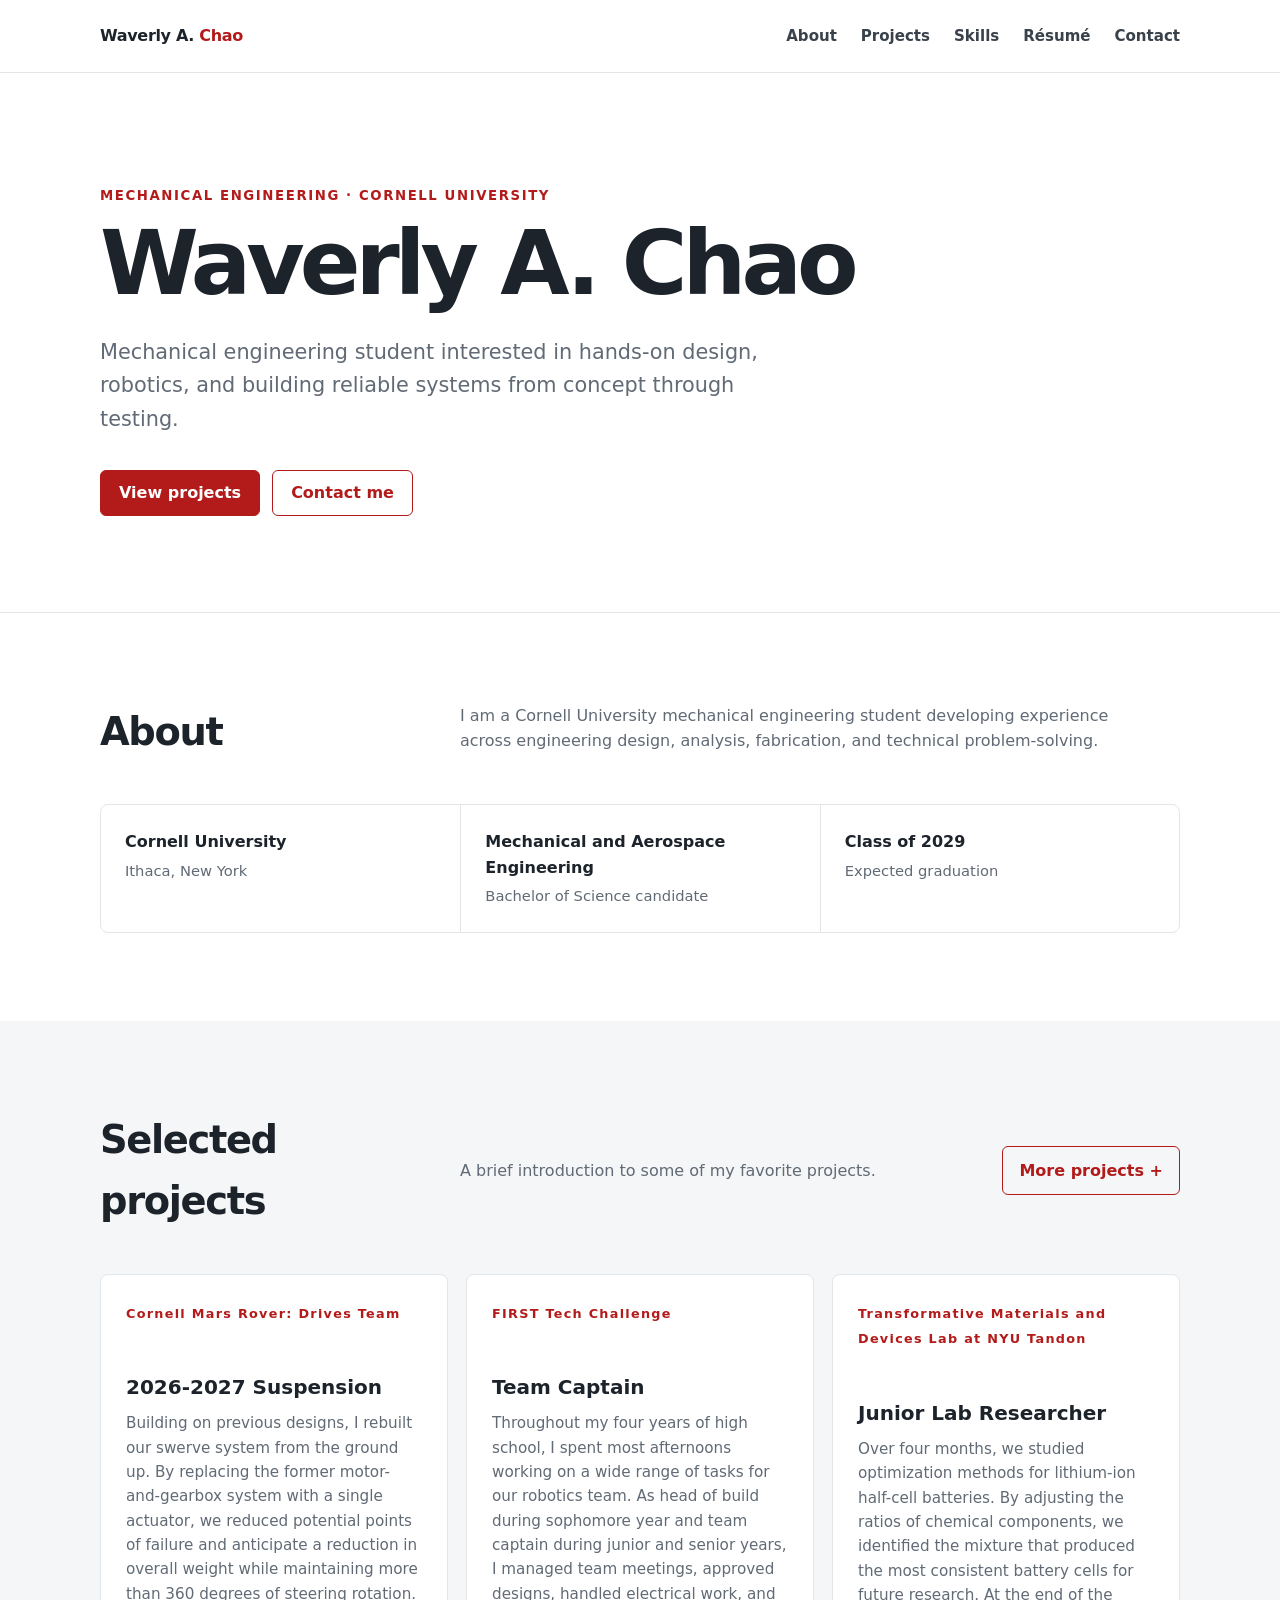
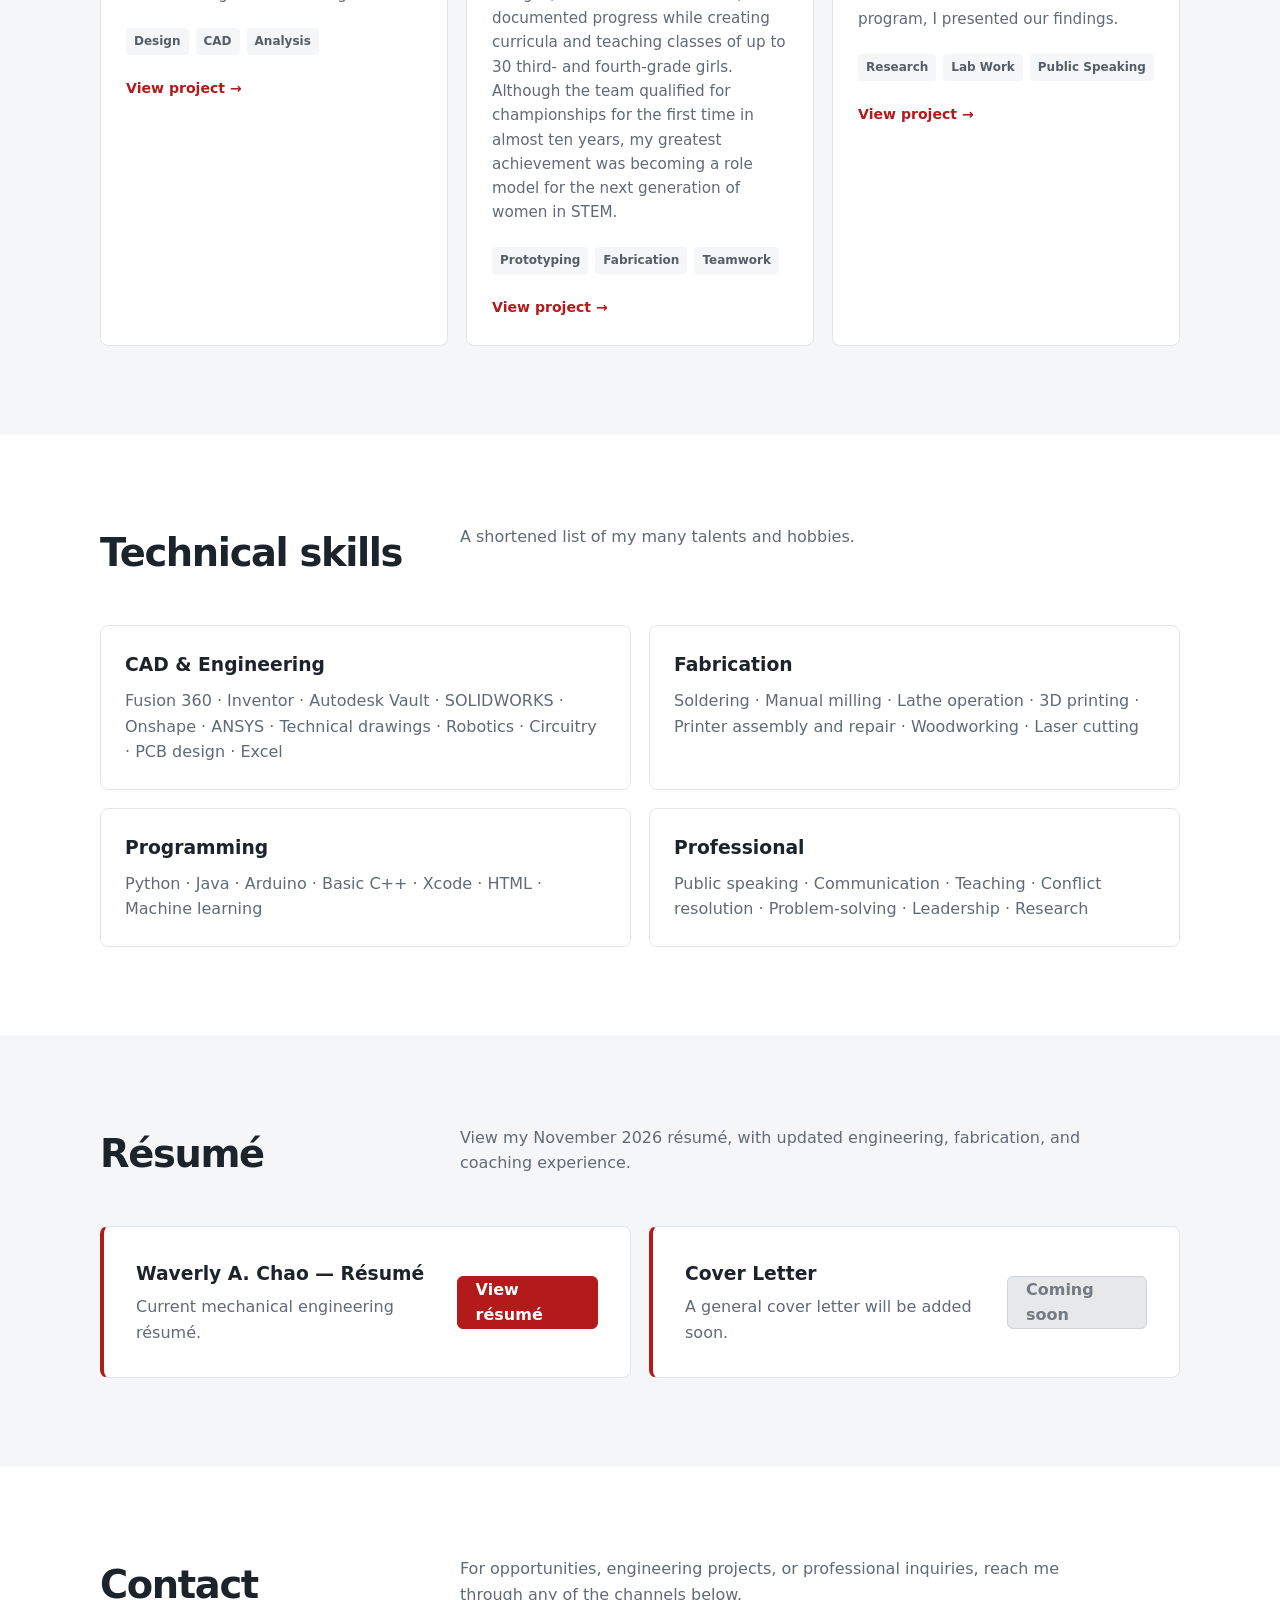
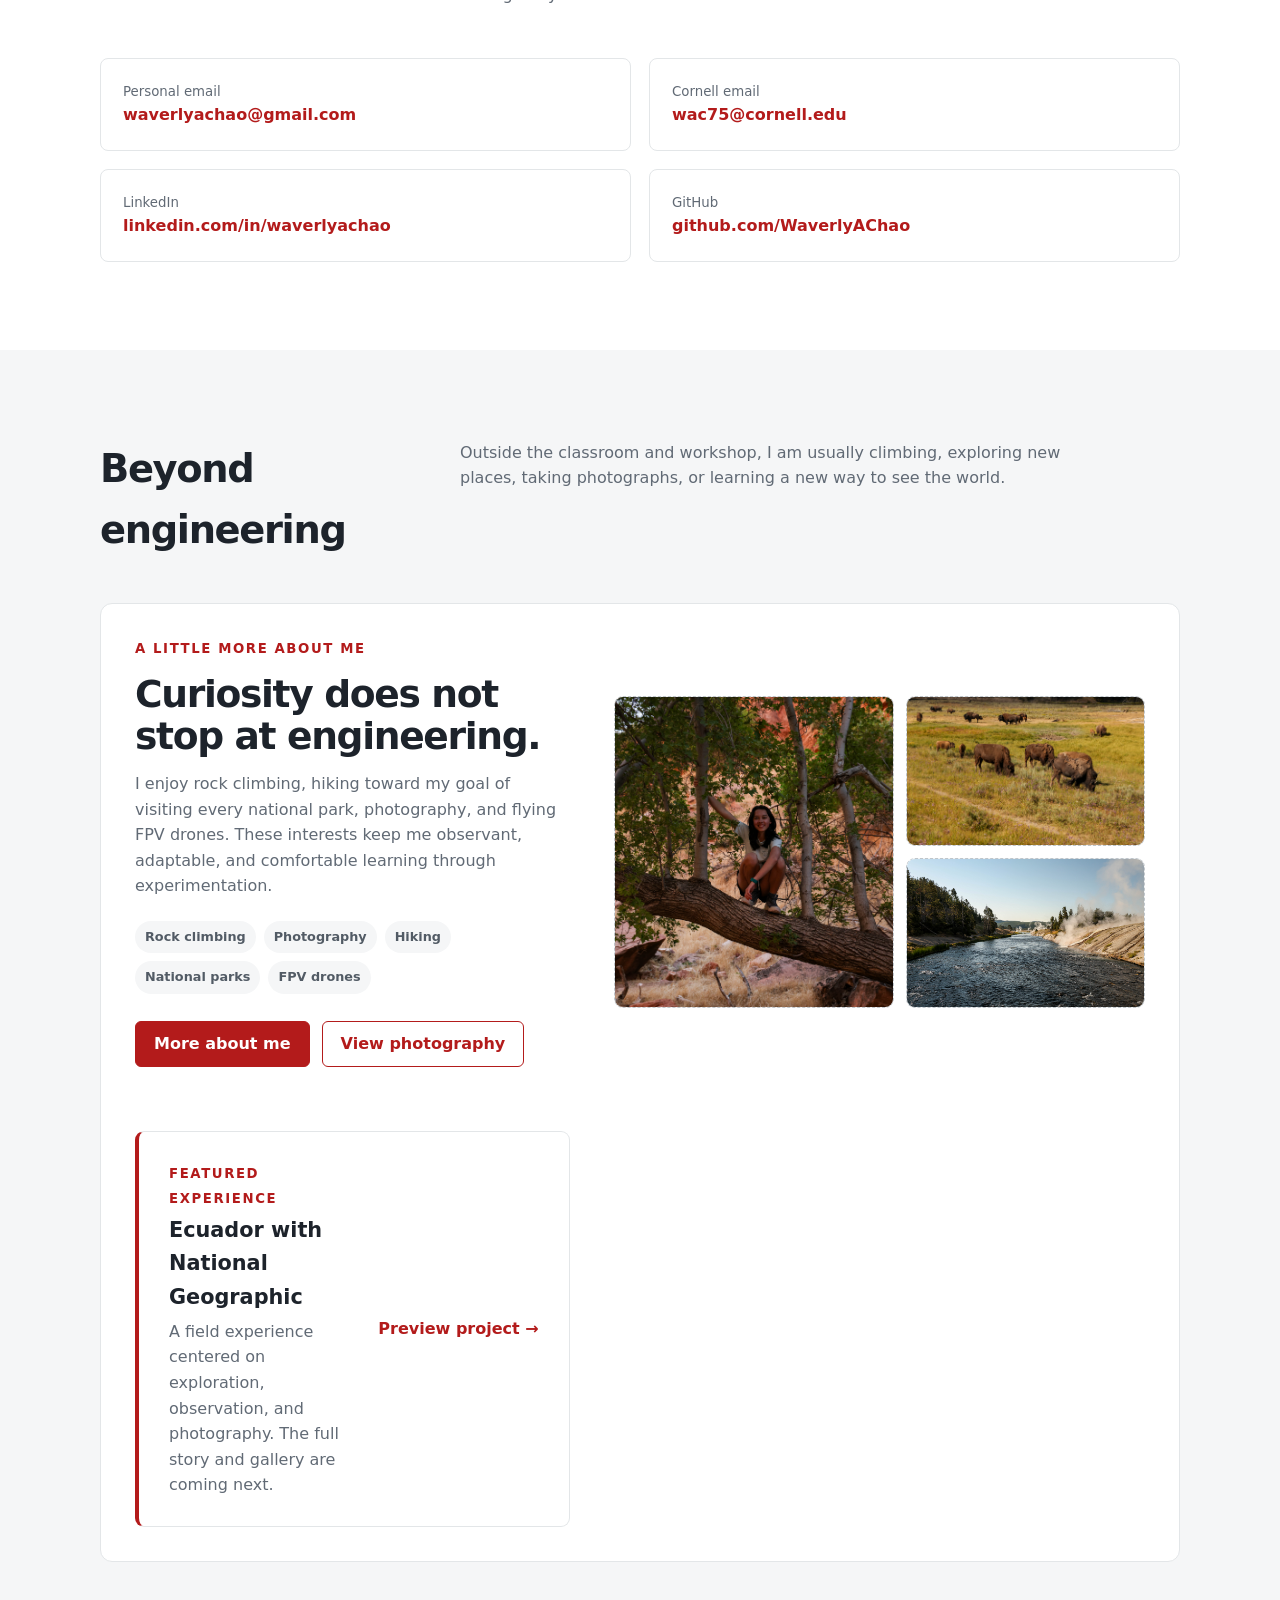
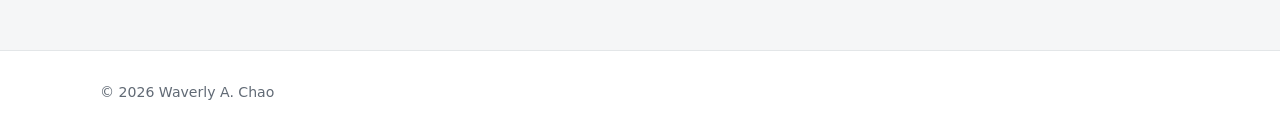
<file: index.html>
<!DOCTYPE html>
<html lang="en">
<head>
  <meta name="google-site-verification" content="awXewliQD5g1SjEaj9KOxCU32BL9dzhNk0GYwSZJ-6g" />
  <meta charset="UTF-8">
  <meta name="viewport" content="width=device-width, initial-scale=1.0">
  <meta name="description" content="Waverly A. Chao — Cornell Mechanical Engineering student portfolio.">
  <title>Waverly A. Chao | Mechanical Engineering</title>
  <link rel="stylesheet" href="style.css">
</head>
<body>
  <header>
    <nav class="wrap" aria-label="Primary navigation">
      <a class="brand" href="#home">Waverly A. <span>Chao</span></a>
      <ul class="nav-links">
        <li><a href="#about">About</a></li>
        <li><a href="#projects">Projects</a></li>
        <li><a href="#skills">Skills</a></li>
        <li><a href="#resume">Résumé</a></li>
        <li><a href="#contact">Contact</a></li>
      </ul>
    </nav>
  </header>

  <main>
    <div class="hero" id="home">
      <div class="wrap">
        <p class="eyebrow">Mechanical Engineering · Cornell University</p>
        <h1>Waverly A. Chao</h1>
        <p class="lead">Mechanical engineering student interested in hands-on design, robotics, and building reliable systems from concept through testing.</p>
        <div class="actions">
          <a class="button" href="#projects">View projects</a>
          <a class="button secondary" href="mailto:wac75@cornell.edu">Contact me</a>
        </div>
      </div>
    </div>

    <section id="about">
      <div class="wrap">
        <div class="section-heading">
          <h2>About</h2>
          <p>I am a Cornell University mechanical engineering student developing experience across engineering design, analysis, fabrication, and technical problem-solving.</p>
        </div>
        <div class="facts">
          <div class="fact"><strong>Cornell University</strong><span>Ithaca, New York</span></div>
          <div class="fact"><strong>Mechanical and Aerospace Engineering</strong><span>Bachelor of Science candidate</span></div>
          <div class="fact"><strong>Class of 2029</strong><span>Expected graduation</span></div>
        </div>
      </div>
    </section>

    <section id="projects">
      <div class="wrap">
        <div class="section-heading">
          <h2>Selected projects</h2>
          <div class="project-intro">
            <p>A brief introduction to some of my favorite projects.</p>
            <details class="more-projects">
              <summary>More projects</summary>
              <div class="more-projects-menu">
                <a href="projects/panoramic-camera-mount.html"><strong>Panoramic Camera Mount</strong><span>Open →</span></a>
                <a href="projects/robotics-summer-intensive.html"><strong>Robotics Summer Intensive</strong><span>Open →</span></a>
                <a href="projects/engineering-mentorship.html"><strong>Engineering Mentorship</strong><span>Open →</span></a>
              </div>
            </details>
          </div>
        </div>
        <div class="cards">
          <a class="card-link" href="projects/rover-suspension.html" aria-label="Read more about the Cornell Mars Rover suspension project">
          <article class="card">
            <span class="card-number">Cornell Mars Rover: Drives Team</span>
            <h3>2026-2027 Suspension</h3>
            <p>Building on previous designs, I rebuilt our swerve system from the ground up. By replacing the former motor-and-gearbox system with a single actuator, we reduced potential points of failure and anticipate a reduction in overall weight while maintaining more than 360 degrees of steering rotation.</p>
            <div class="tags"><span class="tag">Design</span><span class="tag">CAD</span><span class="tag">Analysis</span></div>
            <span class="card-cta">View project →</span>
          </article>
          </a>
          <a class="card-link" href="projects/ftc-robotics.html" aria-label="Read more about FIRST Tech Challenge robotics">
          <article class="card">
            <span class="card-number">FIRST Tech Challenge</span>
            <h3>Team Captain</h3>
            <p>Throughout my four years of high school, I spent most afternoons working on a wide range of tasks for our robotics team. As head of build during sophomore year and team captain during junior and senior years, I managed team meetings, approved designs, handled electrical work, and documented progress while creating curricula and teaching classes of up to 30 third- and fourth-grade girls. Although the team qualified for championships for the first time in almost ten years, my greatest achievement was becoming a role model for the next generation of women in STEM.</p>
            <div class="tags"><span class="tag">Prototyping</span><span class="tag">Fabrication</span><span class="tag">Teamwork</span></div>
            <span class="card-cta">View project →</span>
          </article>
          </a>
          <a class="card-link" href="projects/battery-research.html" aria-label="Read more about lithium-ion battery research at NYU Tandon">
          <article class="card">
            <span class="card-number">Transformative Materials and Devices Lab at NYU Tandon</span>
            <h3>Junior Lab Researcher</h3>
            <p>Over four months, we studied optimization methods for lithium-ion half-cell batteries. By adjusting the ratios of chemical components, we identified the mixture that produced the most consistent battery cells for future research. At the end of the program, I presented our findings.</p>
            <div class="tags"><span class="tag">Research</span><span class="tag">Lab Work</span><span class="tag">Public Speaking</span></div>
            <span class="card-cta">View project →</span>
          </article>
          </a>
        </div>
      </div>
    </section>

    <section id="skills">
      <div class="wrap">
        <div class="section-heading">
          <h2>Technical skills</h2>
          <p>A shortened list of my many talents and hobbies.</p>
        </div>
        <div class="skill-grid">
          <div class="skill-group"><h3>CAD &amp; Engineering</h3><p>Fusion 360 · Inventor · Autodesk Vault · SOLIDWORKS · Onshape · ANSYS · Technical drawings · Robotics · Circuitry · PCB design · Excel</p></div>
          <div class="skill-group"><h3>Fabrication</h3><p>Soldering · Manual milling · Lathe operation · 3D printing · Printer assembly and repair · Woodworking · Laser cutting</p></div>
          <div class="skill-group"><h3>Programming</h3><p>Python · Java · Arduino · Basic C++ · Xcode · HTML · Machine learning</p></div>
          <div class="skill-group"><h3>Professional</h3><p>Public speaking · Communication · Teaching · Conflict resolution · Problem-solving · Leadership · Research</p></div>
        </div>
      </div>
    </section>

    <section id="resume">
      <div class="wrap">
        <div class="section-heading">
          <h2>Résumé</h2>
          <p>View my November 2026 résumé, with updated engineering, fabrication, and coaching experience.</p>
        </div>
        <div class="document-grid">
          <div class="resume-box">
            <div><h3>Waverly A. Chao — Résumé</h3><p>Current mechanical engineering résumé.</p></div>
            <a class="button" href="Waverly_Chao_Resume_Nov_2026.pdf" target="_blank" rel="noopener noreferrer">View résumé</a>
          </div>
          <div class="resume-box">
            <div><h3>Cover Letter</h3><p>A general cover letter will be added soon.</p></div>
            <span class="button disabled" aria-disabled="true">Coming soon</span>
          </div>
        </div>
      </div>
    </section>

    <section id="contact">
      <div class="wrap">
        <div class="section-heading">
          <h2>Contact</h2>
          <p>For opportunities, engineering projects, or professional inquiries, reach me through any of the channels below.</p>
        </div>
        <div class="contact-grid">
          <a class="contact-link" href="mailto:waverlyachao@gmail.com"><small>Personal email</small><strong>waverlyachao@gmail.com</strong></a>
          <a class="contact-link" href="mailto:wac75@cornell.edu"><small>Cornell email</small><strong>wac75@cornell.edu</strong></a>
          <a class="contact-link" href="https://www.linkedin.com/in/waverlyachao" target="_blank" rel="noopener noreferrer"><small>LinkedIn</small><strong>linkedin.com/in/waverlyachao</strong></a>
          <a class="contact-link" href="https://github.com/WaverlyAChao" target="_blank" rel="noopener noreferrer"><small>GitHub</small><strong>github.com/WaverlyAChao</strong></a>
        </div>
      </div>
    </section>

    <section id="beyond">
      <div class="wrap">
        <div class="section-heading">
          <h2>Beyond engineering</h2>
          <p>Outside the classroom and workshop, I am usually climbing, exploring new places, taking photographs, or learning a new way to see the world.</p>
        </div>
        <div class="personal-feature">
          <div class="personal-copy">
            <p class="eyebrow">A little more about me</p>
            <h3>Curiosity does not stop at engineering.</h3>
            <p>I enjoy rock climbing, hiking toward my goal of visiting every national park, photography, and flying FPV drones. These interests keep me observant, adaptable, and comfortable learning through experimentation.</p>
            <div class="interest-tags">
              <span>Rock climbing</span><span>Photography</span><span>Hiking</span><span>National parks</span><span>FPV drones</span>
            </div>
            <div class="actions personal-actions">
              <a class="button" href="beyond-engineering.html">More about me</a>
              <a class="button secondary" href="beyond-engineering.html#photography">View photography</a>
            </div>
          </div>
          <div class="personal-collage">
            <img class="personal-photo tall" src="images/20250724-FD1A3158.jpg" alt="Climbing in Zion"  >
            <img class="personal-photo" src="images/20250728-FD1A3854.jpg" alt="Bison in Yellowstone"  >
            <img class="personal-photo" src="images/20250731-FD1A4745.jpg" alt="Yellowstone Landscape"  >
        </div>
        <a class="ecuador-feature" href="projects/ecuador-national-geographic.html">
          <div>
            <span class="eyebrow">Featured experience</span>
            <h3>Ecuador with National Geographic</h3>
            <p>A field experience centered on exploration, observation, and photography. The full story and gallery are coming next.</p>
          </div>
          <strong>Preview project →</strong>
        </a>
      </div>
    </section>
  </main>

  
  <footer>
    <div class="wrap">© <span id="year"></span> Waverly A. Chao</div>
  </footer>

  <script>document.getElementById('year').textContent = new Date().getFullYear();</script>
</body>
</html>
</file>
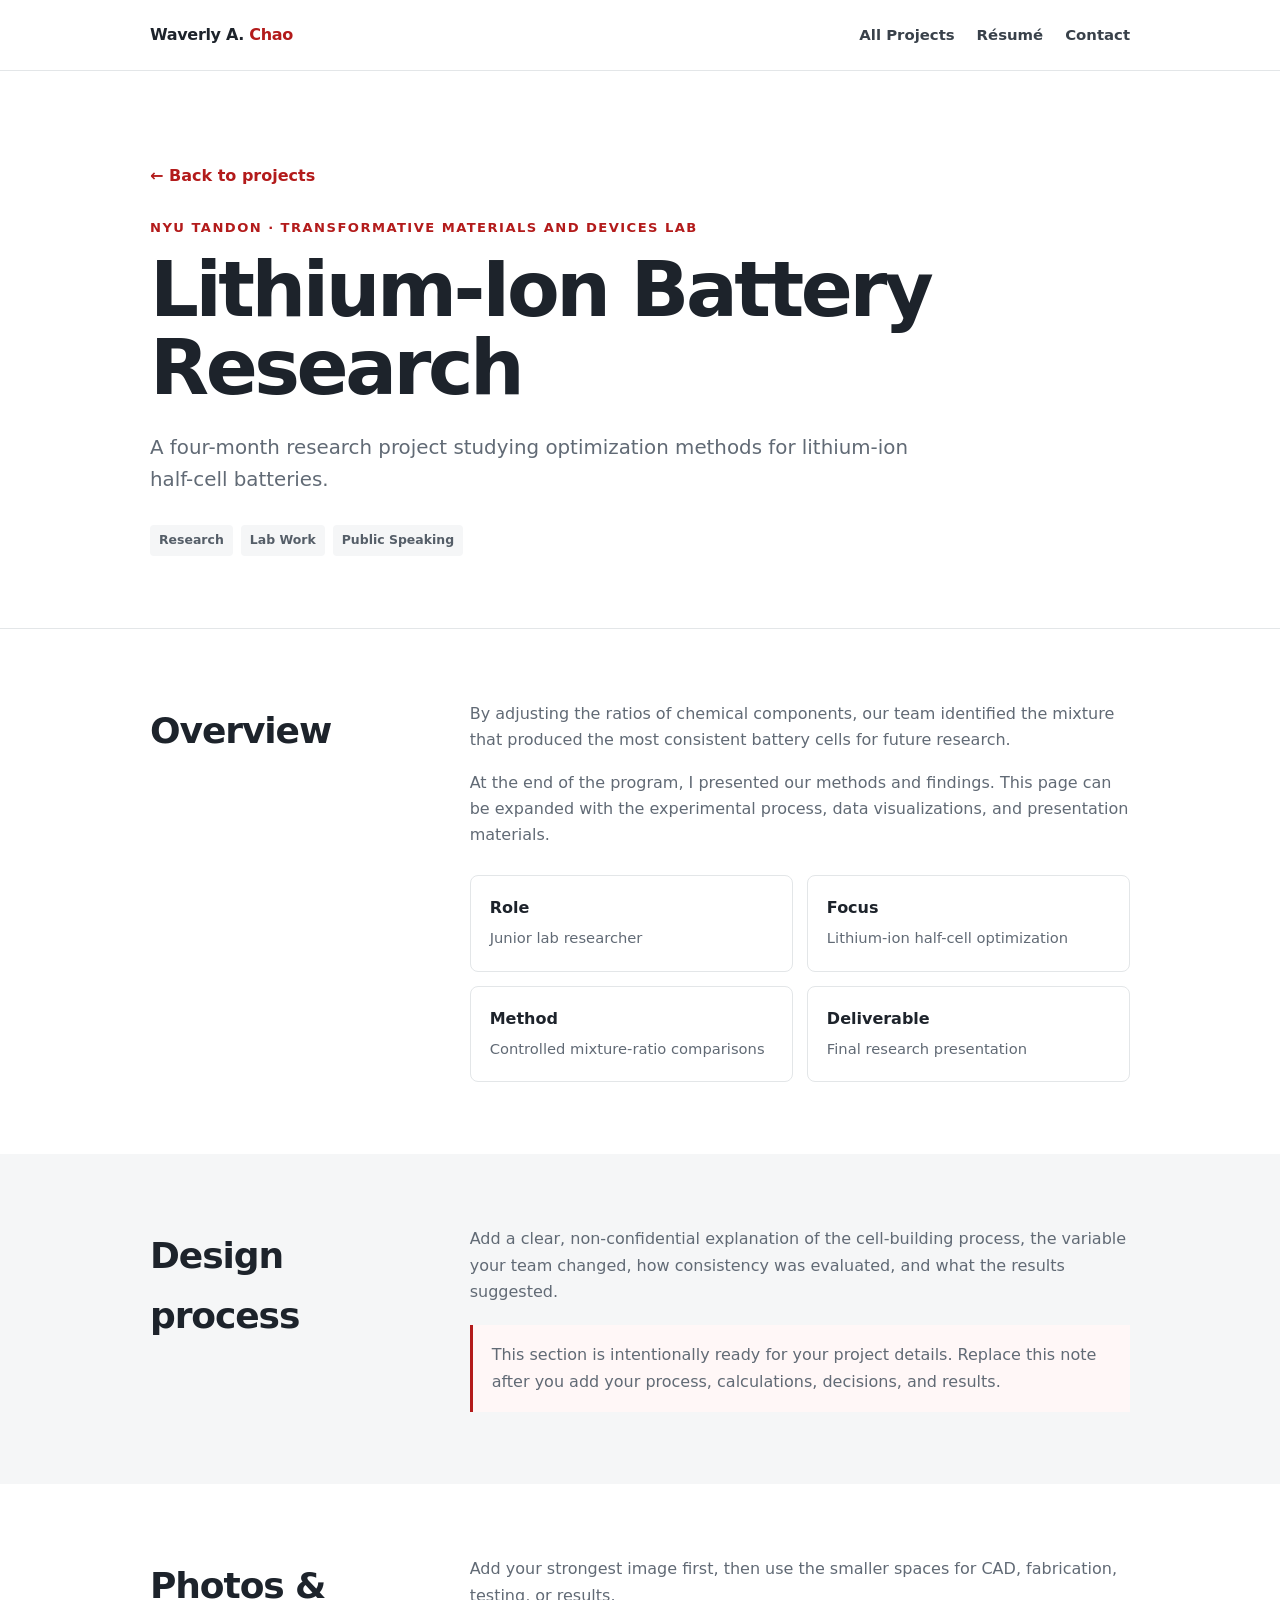
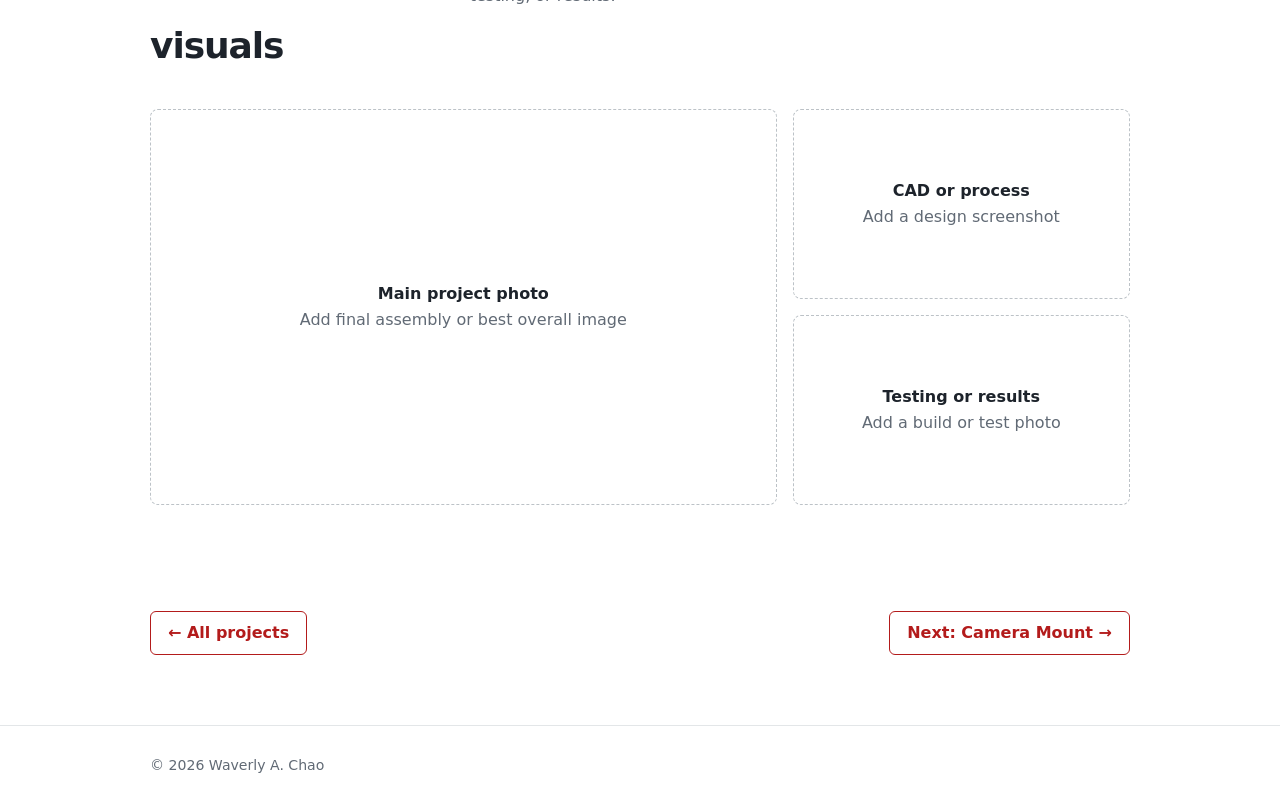
<file: battery-research.html>
<!DOCTYPE html>
<html lang="en">
<head>
  <meta charset="UTF-8">
  <meta name="viewport" content="width=device-width, initial-scale=1.0">
  <meta name="description" content="Lithium-Ion Battery Research — Waverly A. Chao engineering portfolio project.">
  <title>Lithium-Ion Battery Research | Waverly A. Chao</title>
  <link rel="stylesheet" href="../project.css">
</head>
<body>
  <header>
    <nav class="wrap" aria-label="Project navigation">
      <a class="brand" href="../index.html">Waverly A. <span>Chao</span></a>
      <ul class="nav-links">
        <li><a href="../index.html#projects">All Projects</a></li>
        <li><a href="../index.html#resume">Résumé</a></li>
        <li><a href="../index.html#contact">Contact</a></li>
      </ul>
    </nav>
  </header>
  <main>
    <div class="project-hero">
      <div class="wrap">
        <a class="back" href="../index.html#projects">← Back to projects</a>
        <p class="eyebrow">NYU Tandon · Transformative Materials and Devices Lab</p>
        <h1>Lithium-Ion Battery Research</h1>
        <p class="lead">A four-month research project studying optimization methods for lithium-ion half-cell batteries.</p>
        <div class="tags"><span class="tag">Research</span><span class="tag">Lab Work</span><span class="tag">Public Speaking</span></div>
      </div>
    </div>
    <section>
      <div class="wrap section-grid">
        <h2>Overview</h2>
        <div class="copy">
          <p>By adjusting the ratios of chemical components, our team identified the mixture that produced the most consistent battery cells for future research.</p>
              <p>At the end of the program, I presented our methods and findings. This page can be expanded with the experimental process, data visualizations, and presentation materials.</p>
          <div class="detail-list">
            <div class="detail"><strong>Role</strong><span>Junior lab researcher</span></div>
              <div class="detail"><strong>Focus</strong><span>Lithium-ion half-cell optimization</span></div>
              <div class="detail"><strong>Method</strong><span>Controlled mixture-ratio comparisons</span></div>
              <div class="detail"><strong>Deliverable</strong><span>Final research presentation</span></div>
          </div>
        </div>
      </div>
    </section>
    <section>
      <div class="wrap section-grid">
        <h2>Design process</h2>
        <div class="copy">
          <p>Add a clear, non-confidential explanation of the cell-building process, the variable your team changed, how consistency was evaluated, and what the results suggested.</p>
          <div class="note">This section is intentionally ready for your project details. Replace this note after you add your process, calculations, decisions, and results.</div>
        </div>
      </div>
    </section>
    <section>
      <div class="wrap">
        <div class="section-grid">
          <h2>Photos &amp; visuals</h2>
          <div class="copy"><p>Add your strongest image first, then use the smaller spaces for CAD, fabrication, testing, or results.</p></div>
        </div>
        <div class="gallery">
          <!-- Replace a placeholder with: <img src="../images/your-photo.jpg" alt="Describe what the photo shows"> -->
          <div class="photo-placeholder"><div><strong>Main project photo</strong>Add final assembly or best overall image</div></div>
          <div class="gallery-side">
            <div class="photo-placeholder"><div><strong>CAD or process</strong>Add a design screenshot</div></div>
            <div class="photo-placeholder"><div><strong>Testing or results</strong>Add a build or test photo</div></div>
          </div>
        </div>
      </div>
    </section>
    <div class="wrap project-nav">
      <a class="button" href="../index.html#projects">← All projects</a>
      <a class="button" href="panoramic-camera-mount.html">Next: Camera Mount →</a>
    </div>
  </main>
  <footer><div class="wrap">© <span id="year"></span> Waverly A. Chao</div></footer>
  <script>document.getElementById('year').textContent = new Date().getFullYear();</script>
</body>
</html>
</file>
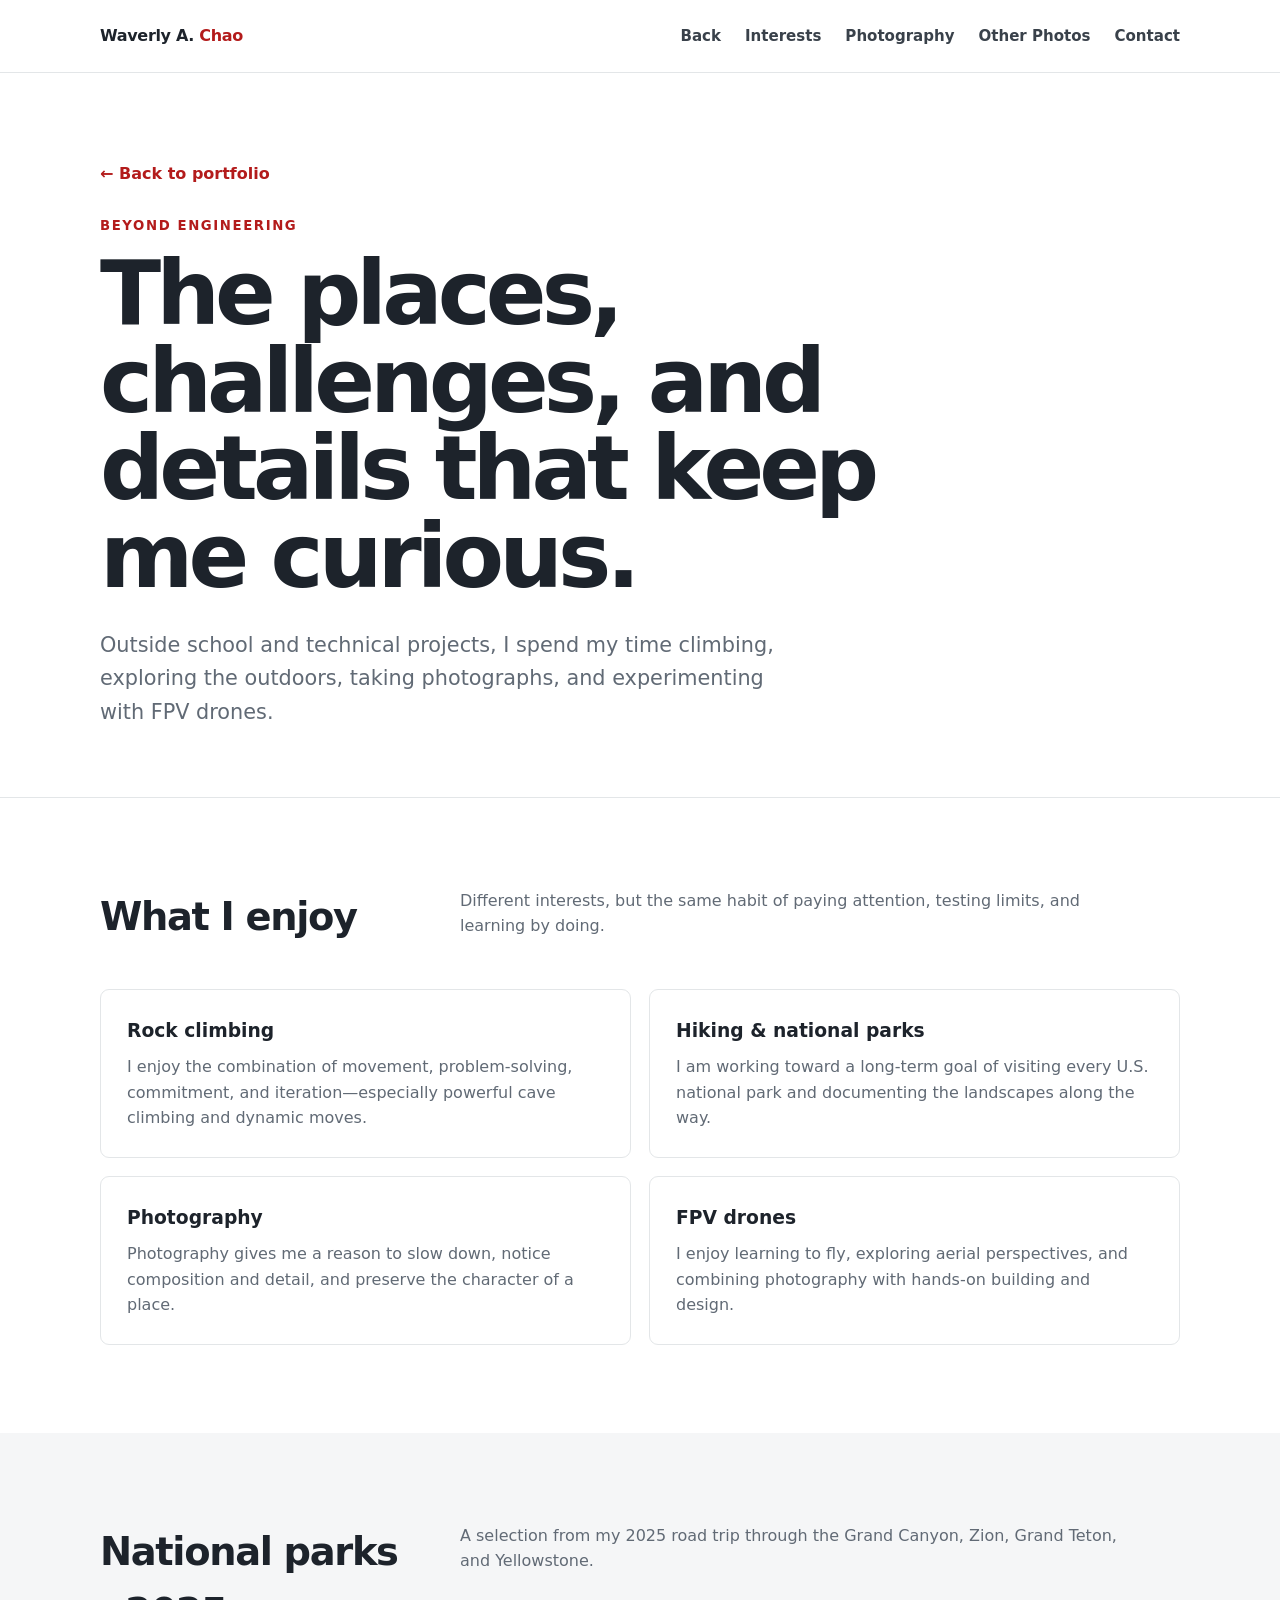
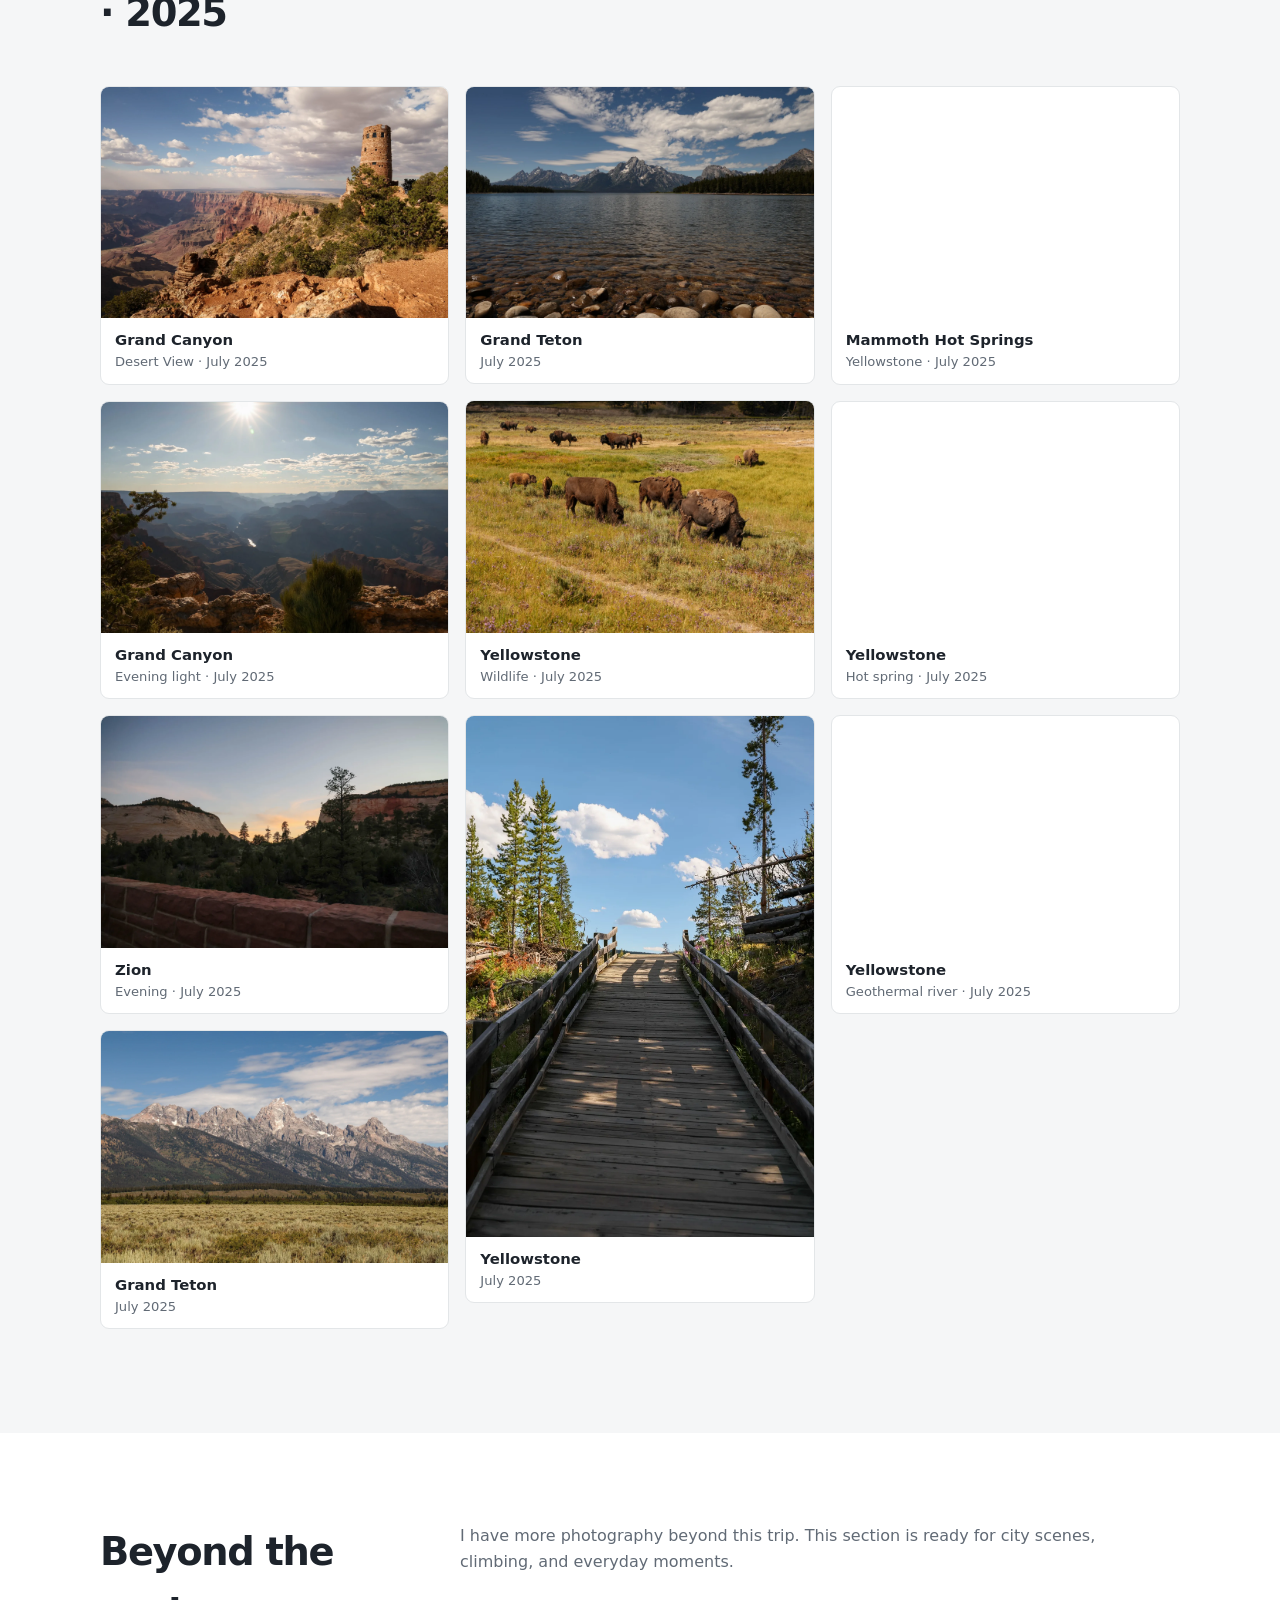
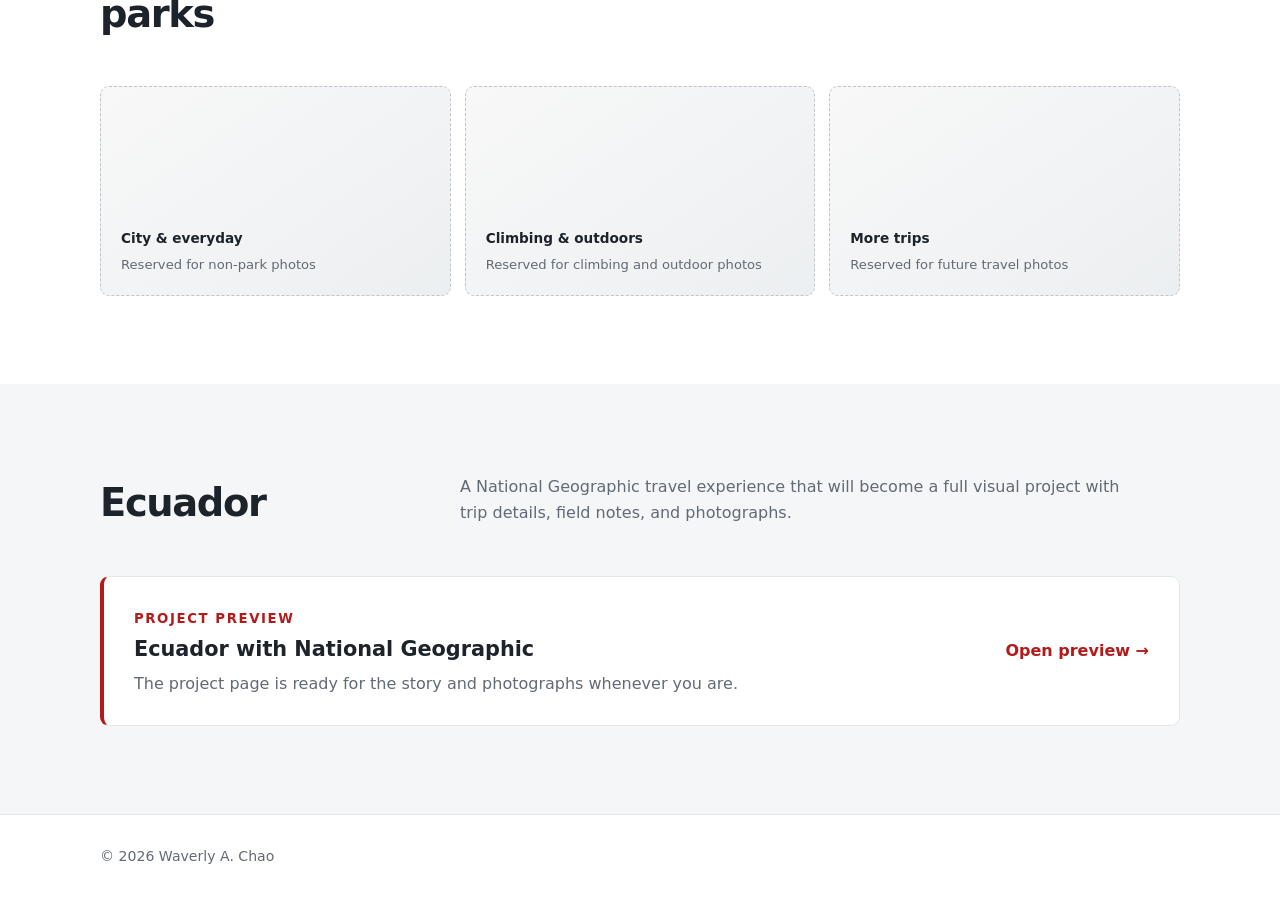
<file: beyond-engineering.html>
<!DOCTYPE html>
<html lang="en">
<head>
  <meta charset="UTF-8">
  <meta name="viewport" content="width=device-width, initial-scale=1.0">
  <meta name="description" content="Photography, climbing, travel, and interests beyond engineering — Waverly A. Chao.">
  <title>Beyond Engineering | Waverly A. Chao</title>
  <link rel="stylesheet" href="style.css">
</head>
<body>
  <header>
    <nav class="wrap" aria-label="Page navigation">
      <a class="brand" href="index.html">Waverly A. <span>Chao</span></a>
      <ul class="nav-links">
        <li><a href="index.html#beyond">Back</a></li>
        <li><a href="#interests">Interests</a></li>
        <li><a href="#photography">Photography</a></li>
        <li><a href="#other-photography">Other Photos</a></li>
        <li><a href="index.html#contact">Contact</a></li>
      </ul>
    </nav>
  </header>
  <main>
    <div class="subpage-hero">
      <div class="wrap">
        <a class="back-link" href="index.html#beyond">← Back to portfolio</a>
        <p class="eyebrow">Beyond engineering</p>
        <h1>The places, challenges, and details that keep me curious.</h1>
        <p class="lead">Outside school and technical projects, I spend my time climbing, exploring the outdoors, taking photographs, and experimenting with FPV drones.</p>
      </div>
    </div>

    <section id="interests">
      <div class="wrap">
        <div class="section-heading">
          <h2>What I enjoy</h2>
          <p>Different interests, but the same habit of paying attention, testing limits, and learning by doing.</p>
        </div>
        <div class="subpage-grid">
          <article class="life-card"><h3>Rock climbing</h3><p>I enjoy the combination of movement, problem-solving, commitment, and iteration—especially powerful cave climbing and dynamic moves.</p></article>
          <article class="life-card"><h3>Hiking &amp; national parks</h3><p>I am working toward a long-term goal of visiting every U.S. national park and documenting the landscapes along the way.</p></article>
          <article class="life-card"><h3>Photography</h3><p>Photography gives me a reason to slow down, notice composition and detail, and preserve the character of a place.</p></article>
          <article class="life-card"><h3>FPV drones</h3><p>I enjoy learning to fly, exploring aerial perspectives, and combining photography with hands-on building and design.</p></article>
        </div>
      </div>
    </section>

    <section id="photography">
      <div class="wrap">
        <div class="section-heading">
          <h2>National parks · 2025</h2>
          <p>A selection from my 2025 road trip through the Grand Canyon, Zion, Grand Teton, and Yellowstone.</p>
        </div>
        <div class="photo-gallery" aria-label="Photography from a 2025 national parks trip">
          <figure class="photo-card"><img src="images/20250721-FD1A3022.webp" alt="Desert View Watchtower above the Grand Canyon" loading="lazy" decoding="async"><figcaption><strong>Grand Canyon</strong><span>Desert View · July 2025</span></figcaption></figure>
          <figure class="photo-card"><img src="images/20250721-FD1A3068.webp" alt="Sunset light over the Grand Canyon" loading="lazy" decoding="async"><figcaption><strong>Grand Canyon</strong><span>Evening light · July 2025</span></figcaption></figure>
          <figure class="photo-card"><img src="images/20250724-FD1A3455.webp" alt="Dusk over a red-rock canyon landscape" loading="lazy" decoding="async"><figcaption><strong>Zion</strong><span>Evening · July 2025</span></figcaption></figure>
          <figure class="photo-card"><img src="images/20250728-FD1A3649.webp" alt="The Teton Range rising above a grassy valley" loading="lazy" decoding="async"><figcaption><strong>Grand Teton</strong><span>July 2025</span></figcaption></figure>
          <figure class="photo-card"><img src="images/20250728-FD1A3685.webp" alt="Mountains across a clear lake with rocks along the shore" loading="lazy" decoding="async"><figcaption><strong>Grand Teton</strong><span>July 2025</span></figcaption></figure>
          <figure class="photo-card"><img src="images/20250728-FD1A3854.webp" alt="Bison grazing in a Yellowstone meadow" loading="lazy" decoding="async"><figcaption><strong>Yellowstone</strong><span>Wildlife · July 2025</span></figcaption></figure>
          <figure class="photo-card"><img src="images/20250728-FD1A3986.webp" alt="Wooden boardwalk leading through a forest" loading="lazy" decoding="async"><figcaption><strong>Yellowstone</strong><span>July 2025</span></figcaption></figure>
          <figure class="photo-card"><img src="images/20250730-FD1A4388.webp" alt="Close view of layered travertine terraces" loading="lazy" decoding="async"><figcaption><strong>Mammoth Hot Springs</strong><span>Yellowstone · July 2025</span></figcaption></figure>
          <figure class="photo-card"><img src="images/20250730-FD1A4706.webp" alt="Orange mineral deposits meeting pale turquoise hot-spring water" loading="lazy" decoding="async"><figcaption><strong>Yellowstone</strong><span>Hot spring · July 2025</span></figcaption></figure>
          <figure class="photo-card"><img src="images/20250731-FD1A4745.webp" alt="A river runs through a geothermal area with steam rising from the bank" loading="lazy" decoding="async"><figcaption><strong>Yellowstone</strong><span>Geothermal river · July 2025</span></figcaption></figure>
        </div>
      </div>
    </section>
    <section id="other-photography">
      <div class="wrap">
        <div class="section-heading">
          <h2>Beyond the parks</h2>
          <p>I have more photography beyond this trip. This section is ready for city scenes, climbing, and everyday moments.</p>
        </div>
        <div class="other-photo-grid">
          <div class="photo-slot"><strong>City &amp; everyday</strong><span>Reserved for non-park photos</span></div>
          <div class="photo-slot"><strong>Climbing &amp; outdoors</strong><span>Reserved for climbing and outdoor photos</span></div>
          <div class="photo-slot"><strong>More trips</strong><span>Reserved for future travel photos</span></div>
        </div>
      </div>
    </section>

    <section id="ecuador">
      <div class="wrap">
        <div class="section-heading">
          <h2>Ecuador</h2>
          <p>A National Geographic travel experience that will become a full visual project with trip details, field notes, and photographs.</p>
        </div>
        <a class="ecuador-feature" href="projects/ecuador-national-geographic.html">
          <div>
            <span class="eyebrow">Project preview</span>
            <h3>Ecuador with National Geographic</h3>
            <p>The project page is ready for the story and photographs whenever you are.</p>
          </div>
          <strong>Open preview →</strong>
        </a>
      </div>
    </section>
  </main>
  <footer><div class="wrap">© <span id="year"></span> Waverly A. Chao</div></footer>
  <script>document.getElementById('year').textContent = new Date().getFullYear();</script>
</body>
</html>
</file>
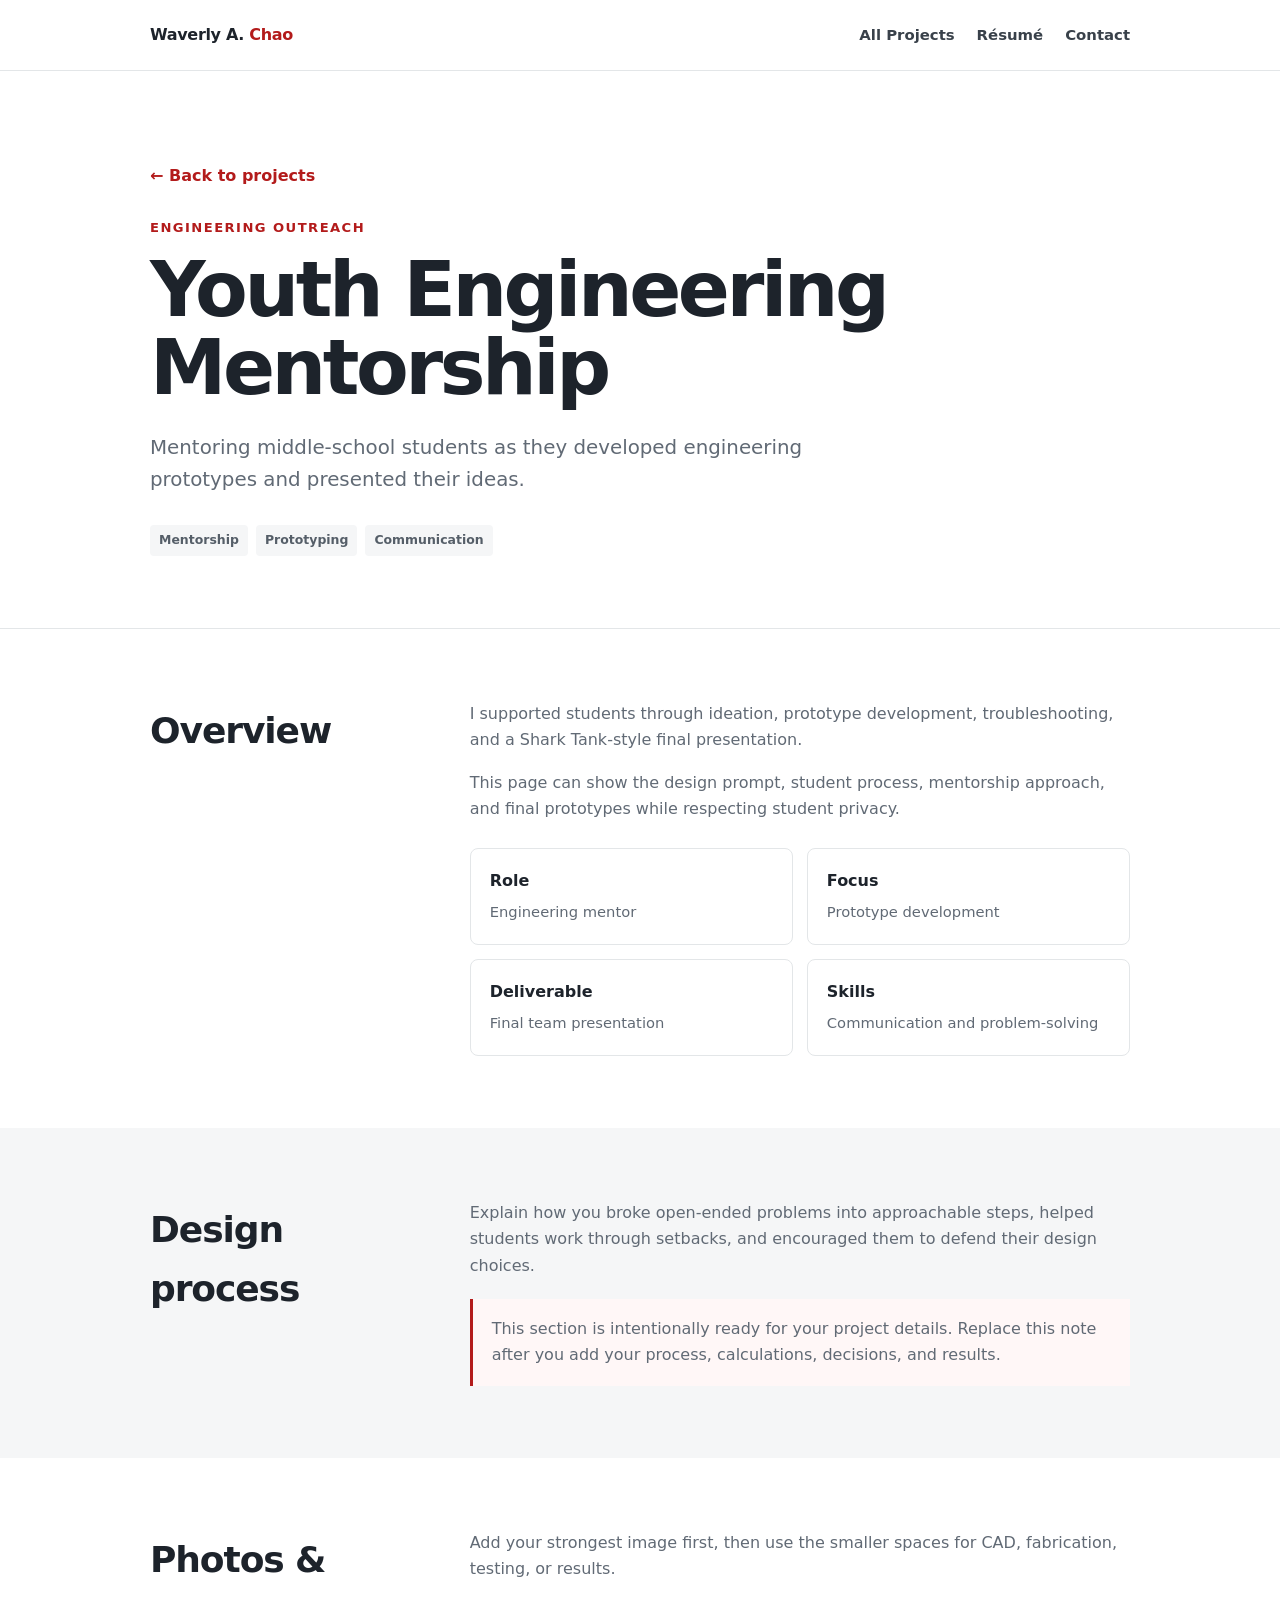
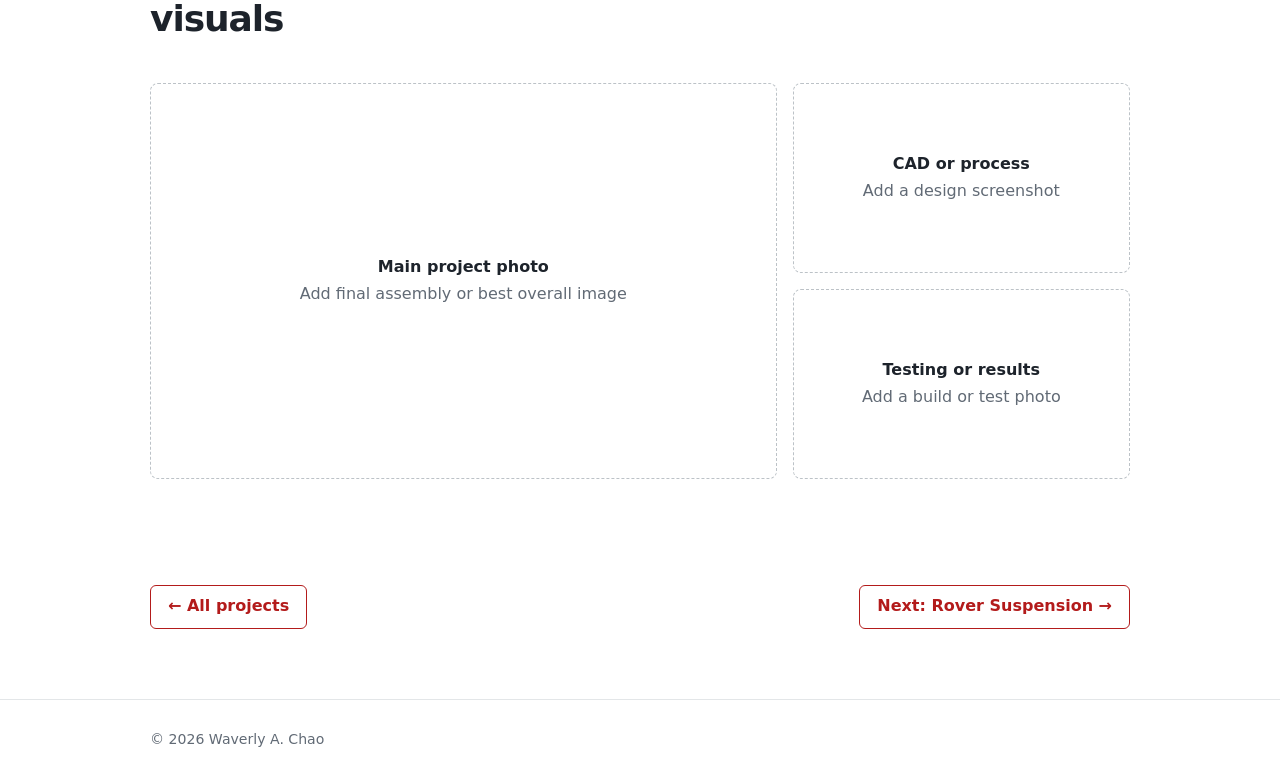
<file: engineering-mentorship.html>
<!DOCTYPE html>
<html lang="en">
<head>
  <meta charset="UTF-8">
  <meta name="viewport" content="width=device-width, initial-scale=1.0">
  <meta name="description" content="Youth Engineering Mentorship — Waverly A. Chao engineering portfolio project.">
  <title>Youth Engineering Mentorship | Waverly A. Chao</title>
  <link rel="stylesheet" href="../project.css">
</head>
<body>
  <header>
    <nav class="wrap" aria-label="Project navigation">
      <a class="brand" href="../index.html">Waverly A. <span>Chao</span></a>
      <ul class="nav-links">
        <li><a href="../index.html#projects">All Projects</a></li>
        <li><a href="../index.html#resume">Résumé</a></li>
        <li><a href="../index.html#contact">Contact</a></li>
      </ul>
    </nav>
  </header>
  <main>
    <div class="project-hero">
      <div class="wrap">
        <a class="back" href="../index.html#projects">← Back to projects</a>
        <p class="eyebrow">Engineering Outreach</p>
        <h1>Youth Engineering Mentorship</h1>
        <p class="lead">Mentoring middle-school students as they developed engineering prototypes and presented their ideas.</p>
        <div class="tags"><span class="tag">Mentorship</span><span class="tag">Prototyping</span><span class="tag">Communication</span></div>
      </div>
    </div>
    <section>
      <div class="wrap section-grid">
        <h2>Overview</h2>
        <div class="copy">
          <p>I supported students through ideation, prototype development, troubleshooting, and a Shark Tank-style final presentation.</p>
              <p>This page can show the design prompt, student process, mentorship approach, and final prototypes while respecting student privacy.</p>
          <div class="detail-list">
            <div class="detail"><strong>Role</strong><span>Engineering mentor</span></div>
              <div class="detail"><strong>Focus</strong><span>Prototype development</span></div>
              <div class="detail"><strong>Deliverable</strong><span>Final team presentation</span></div>
              <div class="detail"><strong>Skills</strong><span>Communication and problem-solving</span></div>
          </div>
        </div>
      </div>
    </section>
    <section>
      <div class="wrap section-grid">
        <h2>Design process</h2>
        <div class="copy">
          <p>Explain how you broke open-ended problems into approachable steps, helped students work through setbacks, and encouraged them to defend their design choices.</p>
          <div class="note">This section is intentionally ready for your project details. Replace this note after you add your process, calculations, decisions, and results.</div>
        </div>
      </div>
    </section>
    <section>
      <div class="wrap">
        <div class="section-grid">
          <h2>Photos &amp; visuals</h2>
          <div class="copy"><p>Add your strongest image first, then use the smaller spaces for CAD, fabrication, testing, or results.</p></div>
        </div>
        <div class="gallery">
          <!-- Replace a placeholder with: <img src="../images/your-photo.jpg" alt="Describe what the photo shows"> -->
          <div class="photo-placeholder"><div><strong>Main project photo</strong>Add final assembly or best overall image</div></div>
          <div class="gallery-side">
            <div class="photo-placeholder"><div><strong>CAD or process</strong>Add a design screenshot</div></div>
            <div class="photo-placeholder"><div><strong>Testing or results</strong>Add a build or test photo</div></div>
          </div>
        </div>
      </div>
    </section>
    <div class="wrap project-nav">
      <a class="button" href="../index.html#projects">← All projects</a>
      <a class="button" href="rover-suspension.html">Next: Rover Suspension →</a>
    </div>
  </main>
  <footer><div class="wrap">© <span id="year"></span> Waverly A. Chao</div></footer>
  <script>document.getElementById('year').textContent = new Date().getFullYear();</script>
</body>
</html>
</file>
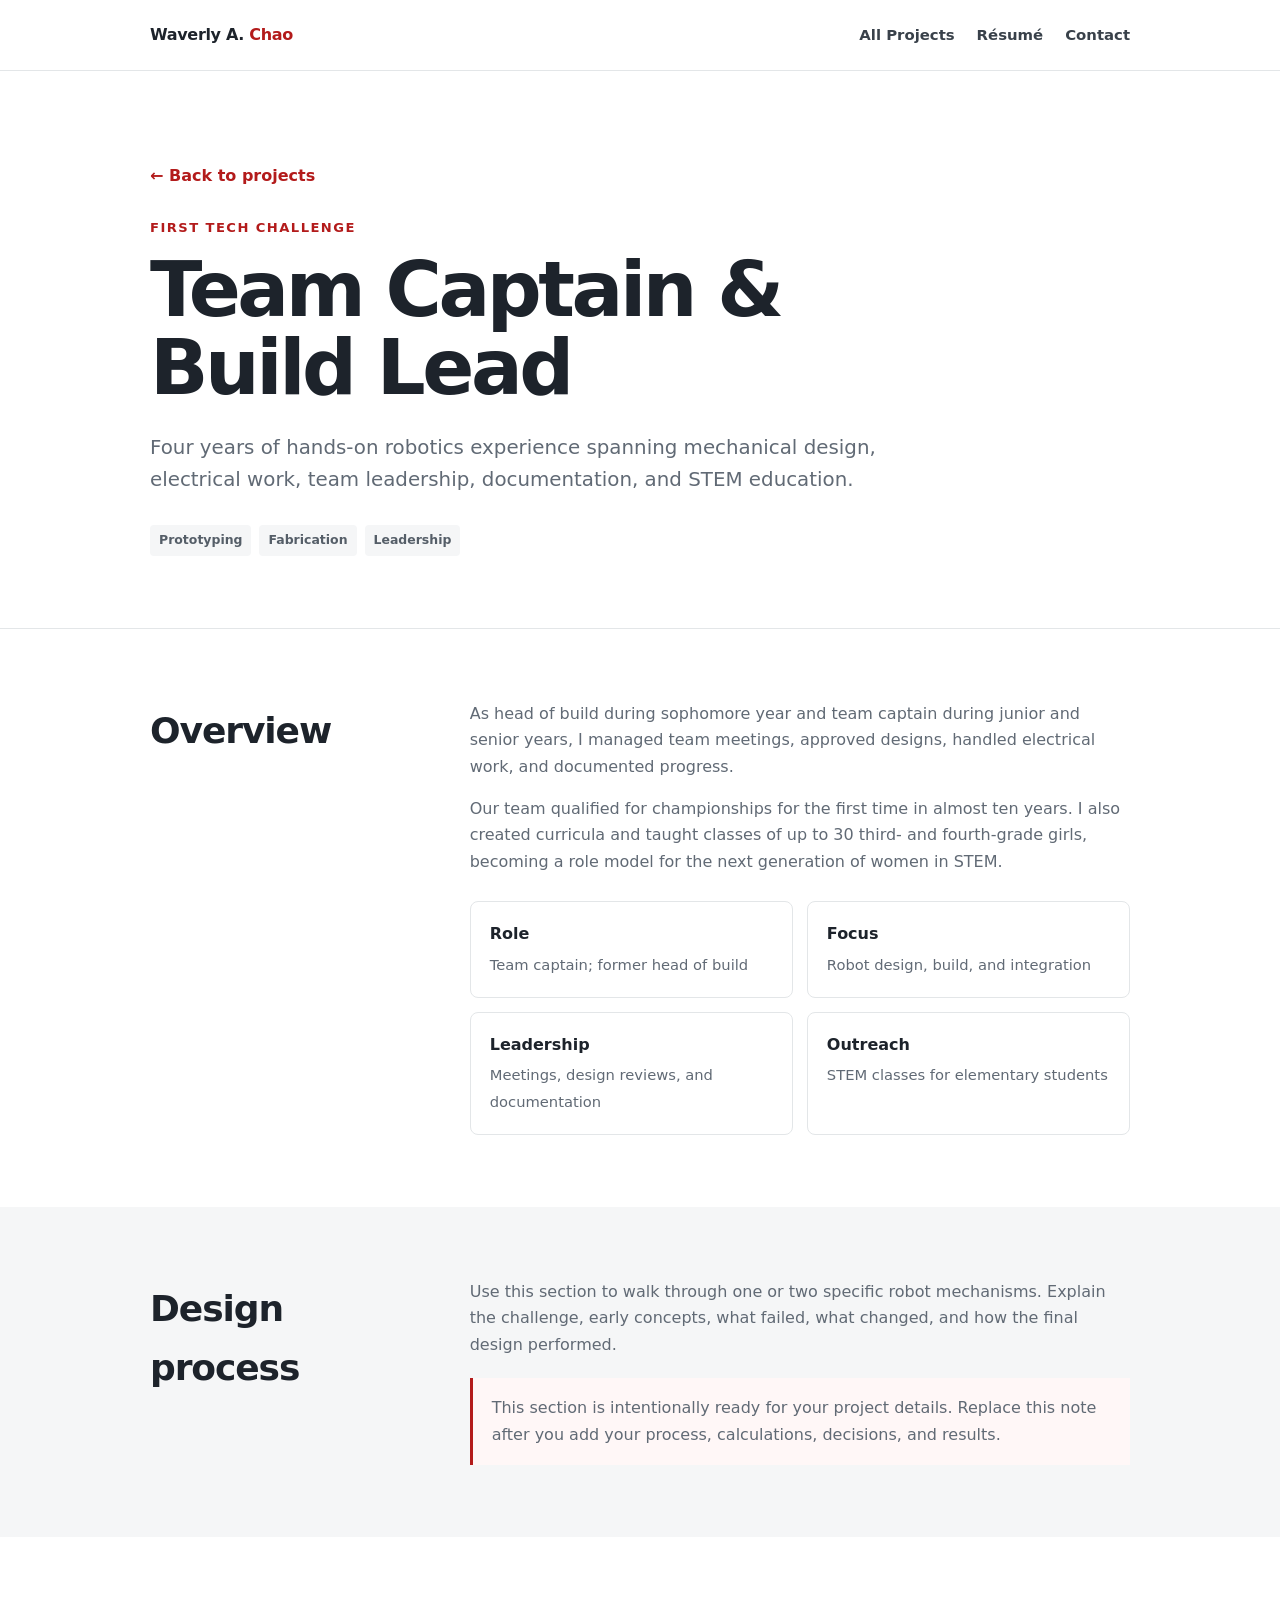
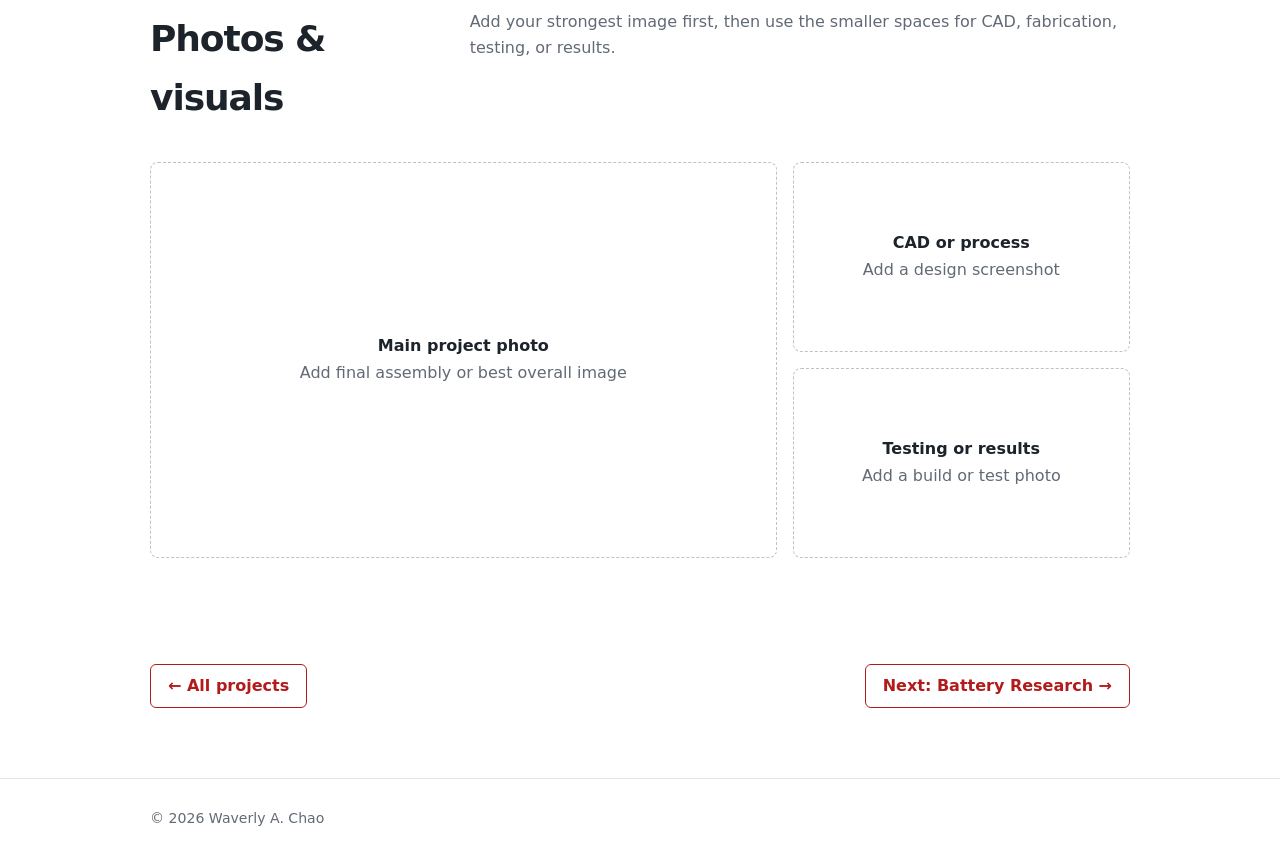
<file: ftc-robotics.html>
<!DOCTYPE html>
<html lang="en">
<head>
  <meta charset="UTF-8">
  <meta name="viewport" content="width=device-width, initial-scale=1.0">
  <meta name="description" content="Team Captain &amp; Build Lead — Waverly A. Chao engineering portfolio project.">
  <title>Team Captain &amp; Build Lead | Waverly A. Chao</title>
  <link rel="stylesheet" href="../project.css">
</head>
<body>
  <header>
    <nav class="wrap" aria-label="Project navigation">
      <a class="brand" href="../index.html">Waverly A. <span>Chao</span></a>
      <ul class="nav-links">
        <li><a href="../index.html#projects">All Projects</a></li>
        <li><a href="../index.html#resume">Résumé</a></li>
        <li><a href="../index.html#contact">Contact</a></li>
      </ul>
    </nav>
  </header>
  <main>
    <div class="project-hero">
      <div class="wrap">
        <a class="back" href="../index.html#projects">← Back to projects</a>
        <p class="eyebrow">FIRST Tech Challenge</p>
        <h1>Team Captain &amp; Build Lead</h1>
        <p class="lead">Four years of hands-on robotics experience spanning mechanical design, electrical work, team leadership, documentation, and STEM education.</p>
        <div class="tags"><span class="tag">Prototyping</span><span class="tag">Fabrication</span><span class="tag">Leadership</span></div>
      </div>
    </div>
    <section>
      <div class="wrap section-grid">
        <h2>Overview</h2>
        <div class="copy">
          <p>As head of build during sophomore year and team captain during junior and senior years, I managed team meetings, approved designs, handled electrical work, and documented progress.</p>
              <p>Our team qualified for championships for the first time in almost ten years. I also created curricula and taught classes of up to 30 third- and fourth-grade girls, becoming a role model for the next generation of women in STEM.</p>
          <div class="detail-list">
            <div class="detail"><strong>Role</strong><span>Team captain; former head of build</span></div>
              <div class="detail"><strong>Focus</strong><span>Robot design, build, and integration</span></div>
              <div class="detail"><strong>Leadership</strong><span>Meetings, design reviews, and documentation</span></div>
              <div class="detail"><strong>Outreach</strong><span>STEM classes for elementary students</span></div>
          </div>
        </div>
      </div>
    </section>
    <section>
      <div class="wrap section-grid">
        <h2>Design process</h2>
        <div class="copy">
          <p>Use this section to walk through one or two specific robot mechanisms. Explain the challenge, early concepts, what failed, what changed, and how the final design performed.</p>
          <div class="note">This section is intentionally ready for your project details. Replace this note after you add your process, calculations, decisions, and results.</div>
        </div>
      </div>
    </section>
    <section>
      <div class="wrap">
        <div class="section-grid">
          <h2>Photos &amp; visuals</h2>
          <div class="copy"><p>Add your strongest image first, then use the smaller spaces for CAD, fabrication, testing, or results.</p></div>
        </div>
        <div class="gallery">
          <!-- Replace a placeholder with: <img src="../images/your-photo.jpg" alt="Describe what the photo shows"> -->
          <div class="photo-placeholder"><div><strong>Main project photo</strong>Add final assembly or best overall image</div></div>
          <div class="gallery-side">
            <div class="photo-placeholder"><div><strong>CAD or process</strong>Add a design screenshot</div></div>
            <div class="photo-placeholder"><div><strong>Testing or results</strong>Add a build or test photo</div></div>
          </div>
        </div>
      </div>
    </section>
    <div class="wrap project-nav">
      <a class="button" href="../index.html#projects">← All projects</a>
      <a class="button" href="battery-research.html">Next: Battery Research →</a>
    </div>
  </main>
  <footer><div class="wrap">© <span id="year"></span> Waverly A. Chao</div></footer>
  <script>document.getElementById('year').textContent = new Date().getFullYear();</script>
</body>
</html>
</file>
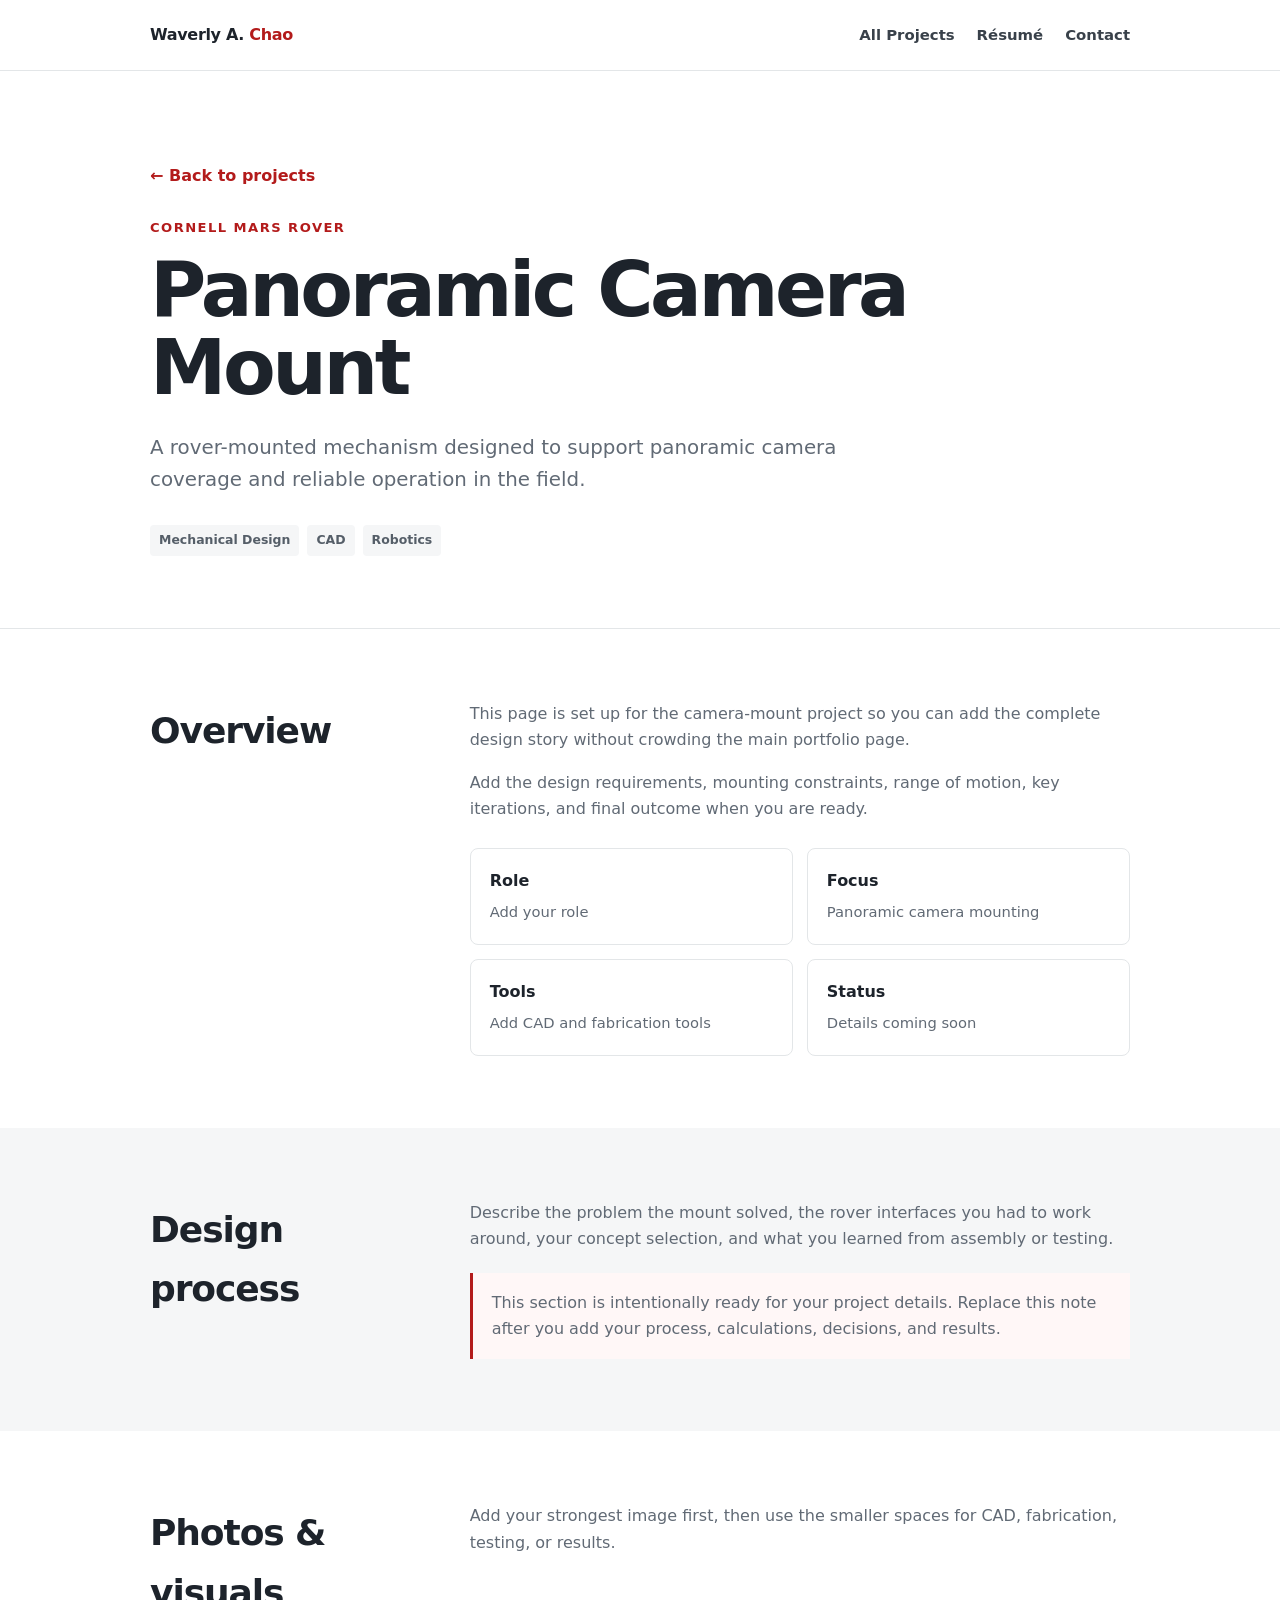
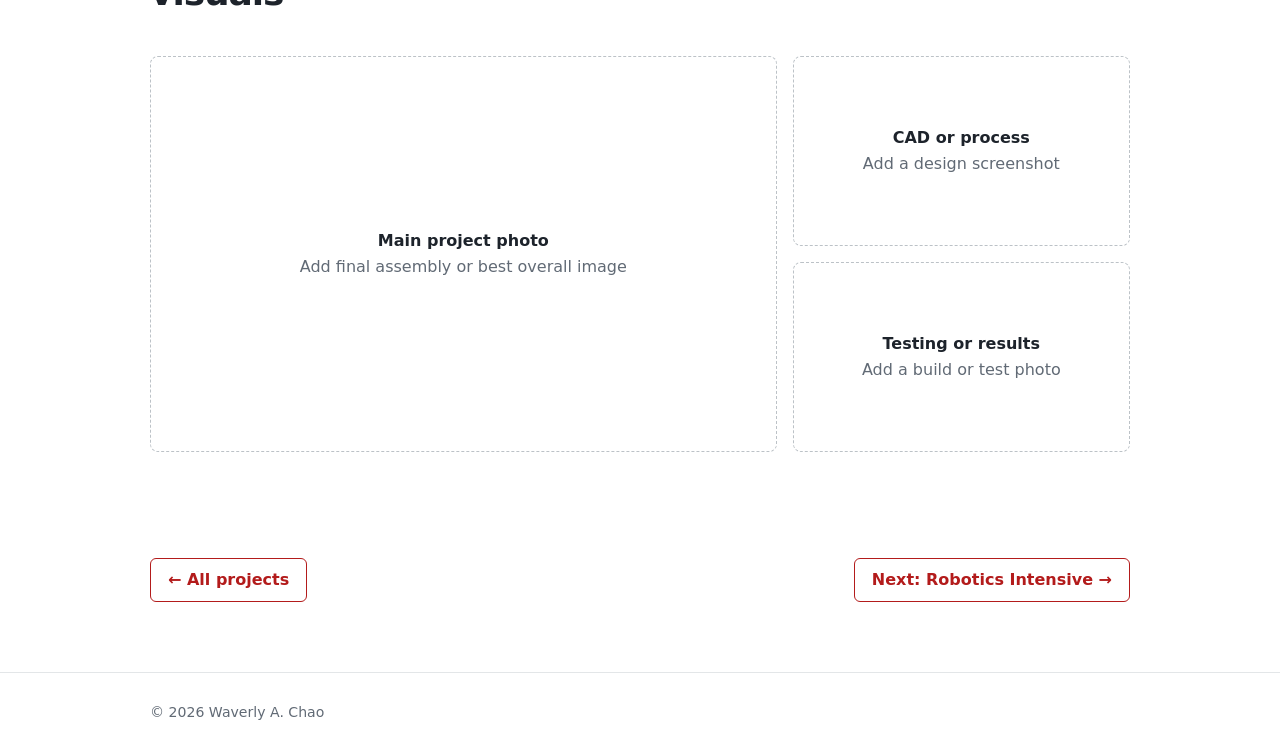
<file: panoramic-camera-mount.html>
<!DOCTYPE html>
<html lang="en">
<head>
  <meta charset="UTF-8">
  <meta name="viewport" content="width=device-width, initial-scale=1.0">
  <meta name="description" content="Panoramic Camera Mount — Waverly A. Chao engineering portfolio project.">
  <title>Panoramic Camera Mount | Waverly A. Chao</title>
  <link rel="stylesheet" href="../project.css">
</head>
<body>
  <header>
    <nav class="wrap" aria-label="Project navigation">
      <a class="brand" href="../index.html">Waverly A. <span>Chao</span></a>
      <ul class="nav-links">
        <li><a href="../index.html#projects">All Projects</a></li>
        <li><a href="../index.html#resume">Résumé</a></li>
        <li><a href="../index.html#contact">Contact</a></li>
      </ul>
    </nav>
  </header>
  <main>
    <div class="project-hero">
      <div class="wrap">
        <a class="back" href="../index.html#projects">← Back to projects</a>
        <p class="eyebrow">Cornell Mars Rover</p>
        <h1>Panoramic Camera Mount</h1>
        <p class="lead">A rover-mounted mechanism designed to support panoramic camera coverage and reliable operation in the field.</p>
        <div class="tags"><span class="tag">Mechanical Design</span><span class="tag">CAD</span><span class="tag">Robotics</span></div>
      </div>
    </div>
    <section>
      <div class="wrap section-grid">
        <h2>Overview</h2>
        <div class="copy">
          <p>This page is set up for the camera-mount project so you can add the complete design story without crowding the main portfolio page.</p>
              <p>Add the design requirements, mounting constraints, range of motion, key iterations, and final outcome when you are ready.</p>
          <div class="detail-list">
            <div class="detail"><strong>Role</strong><span>Add your role</span></div>
              <div class="detail"><strong>Focus</strong><span>Panoramic camera mounting</span></div>
              <div class="detail"><strong>Tools</strong><span>Add CAD and fabrication tools</span></div>
              <div class="detail"><strong>Status</strong><span>Details coming soon</span></div>
          </div>
        </div>
      </div>
    </section>
    <section>
      <div class="wrap section-grid">
        <h2>Design process</h2>
        <div class="copy">
          <p>Describe the problem the mount solved, the rover interfaces you had to work around, your concept selection, and what you learned from assembly or testing.</p>
          <div class="note">This section is intentionally ready for your project details. Replace this note after you add your process, calculations, decisions, and results.</div>
        </div>
      </div>
    </section>
    <section>
      <div class="wrap">
        <div class="section-grid">
          <h2>Photos &amp; visuals</h2>
          <div class="copy"><p>Add your strongest image first, then use the smaller spaces for CAD, fabrication, testing, or results.</p></div>
        </div>
        <div class="gallery">
          <!-- Replace a placeholder with: <img src="../images/your-photo.jpg" alt="Describe what the photo shows"> -->
          <div class="photo-placeholder"><div><strong>Main project photo</strong>Add final assembly or best overall image</div></div>
          <div class="gallery-side">
            <div class="photo-placeholder"><div><strong>CAD or process</strong>Add a design screenshot</div></div>
            <div class="photo-placeholder"><div><strong>Testing or results</strong>Add a build or test photo</div></div>
          </div>
        </div>
      </div>
    </section>
    <div class="wrap project-nav">
      <a class="button" href="../index.html#projects">← All projects</a>
      <a class="button" href="robotics-summer-intensive.html">Next: Robotics Intensive →</a>
    </div>
  </main>
  <footer><div class="wrap">© <span id="year"></span> Waverly A. Chao</div></footer>
  <script>document.getElementById('year').textContent = new Date().getFullYear();</script>
</body>
</html>
</file>
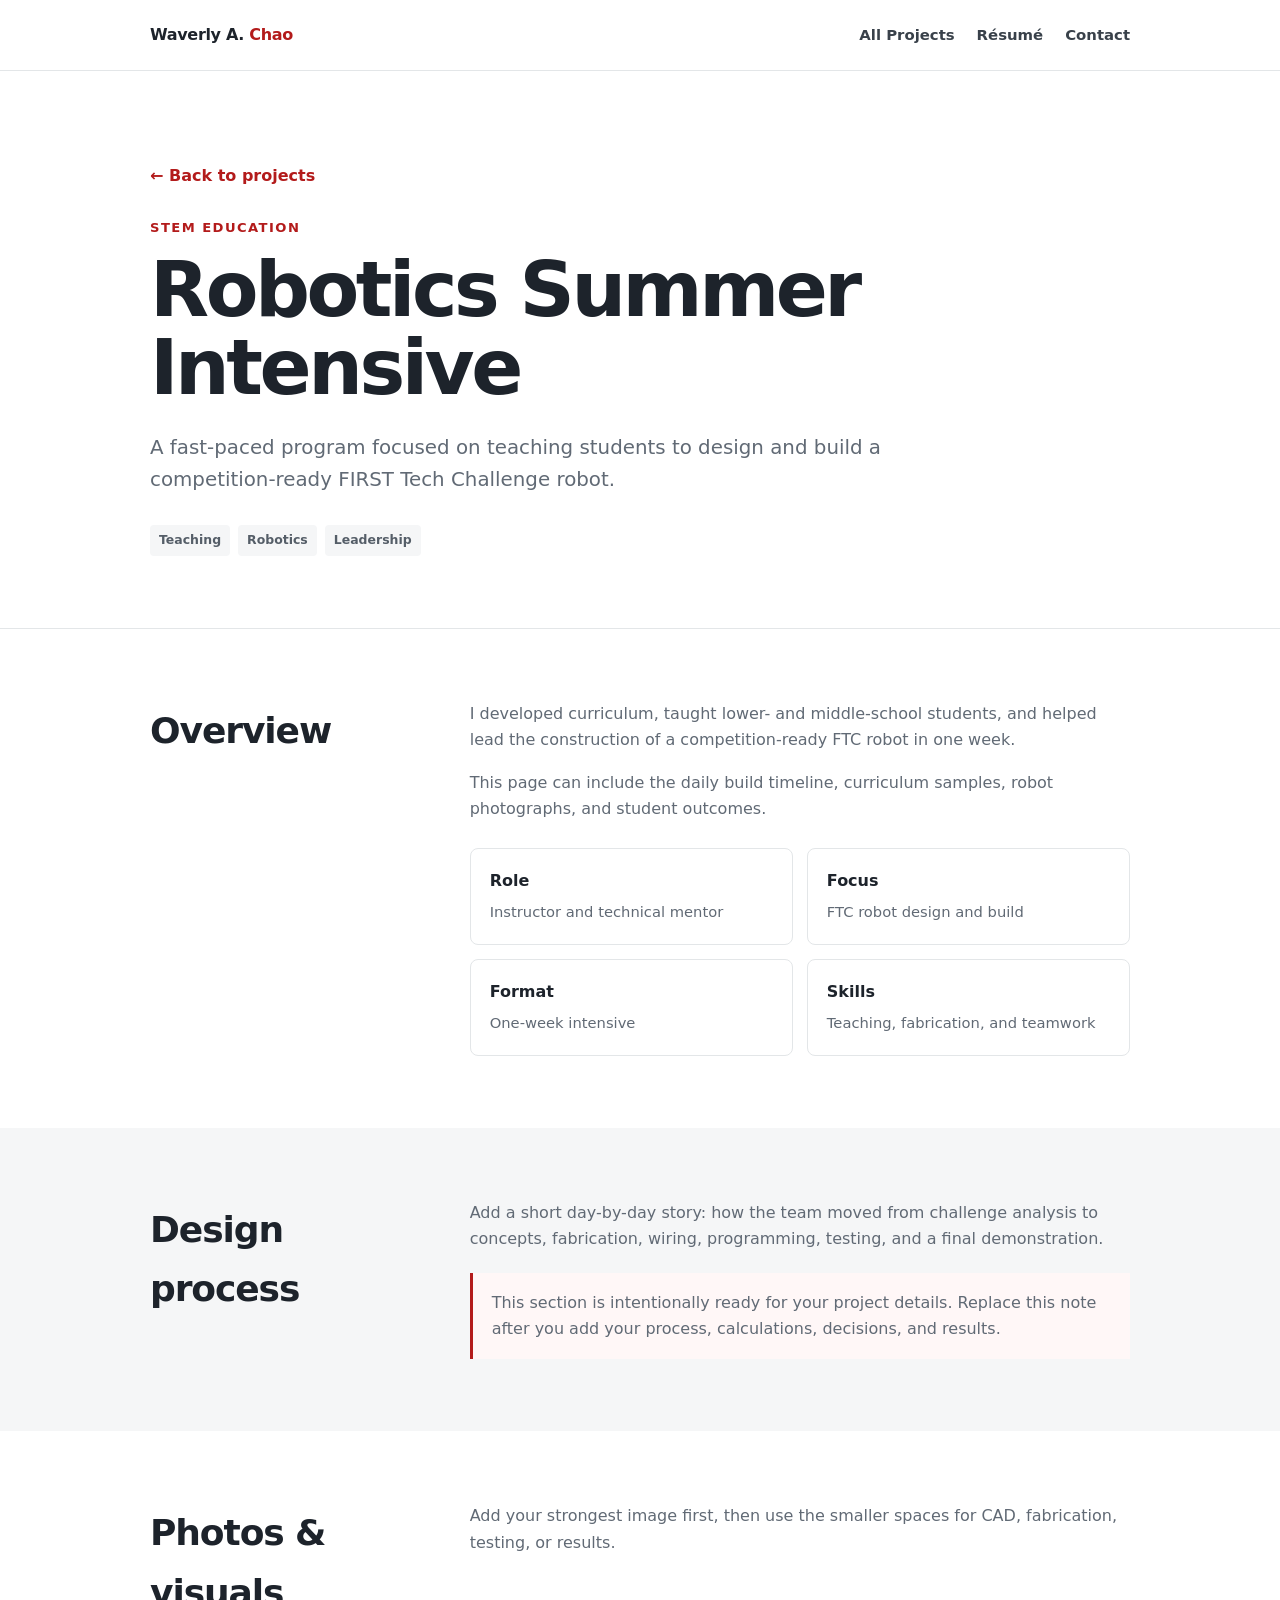
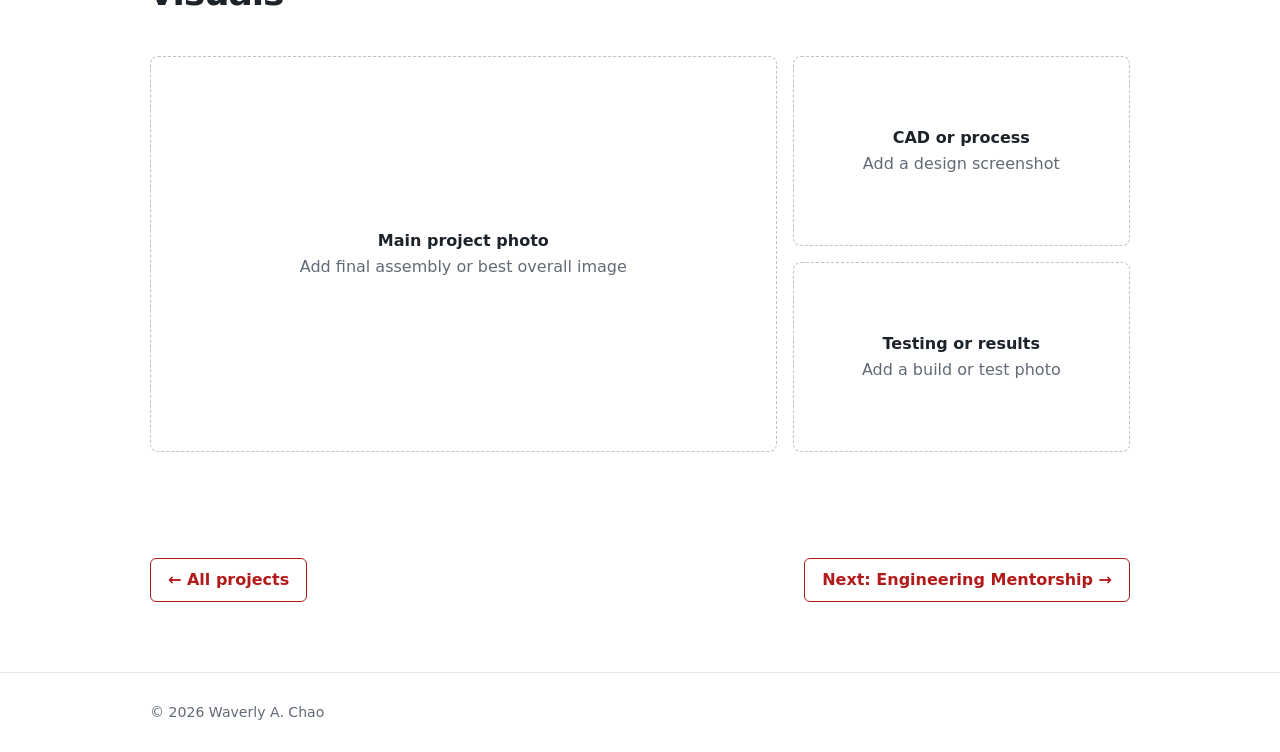
<file: robotics-summer-intensive.html>
<!DOCTYPE html>
<html lang="en">
<head>
  <meta charset="UTF-8">
  <meta name="viewport" content="width=device-width, initial-scale=1.0">
  <meta name="description" content="Robotics Summer Intensive — Waverly A. Chao engineering portfolio project.">
  <title>Robotics Summer Intensive | Waverly A. Chao</title>
  <link rel="stylesheet" href="../project.css">
</head>
<body>
  <header>
    <nav class="wrap" aria-label="Project navigation">
      <a class="brand" href="../index.html">Waverly A. <span>Chao</span></a>
      <ul class="nav-links">
        <li><a href="../index.html#projects">All Projects</a></li>
        <li><a href="../index.html#resume">Résumé</a></li>
        <li><a href="../index.html#contact">Contact</a></li>
      </ul>
    </nav>
  </header>
  <main>
    <div class="project-hero">
      <div class="wrap">
        <a class="back" href="../index.html#projects">← Back to projects</a>
        <p class="eyebrow">STEM Education</p>
        <h1>Robotics Summer Intensive</h1>
        <p class="lead">A fast-paced program focused on teaching students to design and build a competition-ready FIRST Tech Challenge robot.</p>
        <div class="tags"><span class="tag">Teaching</span><span class="tag">Robotics</span><span class="tag">Leadership</span></div>
      </div>
    </div>
    <section>
      <div class="wrap section-grid">
        <h2>Overview</h2>
        <div class="copy">
          <p>I developed curriculum, taught lower- and middle-school students, and helped lead the construction of a competition-ready FTC robot in one week.</p>
              <p>This page can include the daily build timeline, curriculum samples, robot photographs, and student outcomes.</p>
          <div class="detail-list">
            <div class="detail"><strong>Role</strong><span>Instructor and technical mentor</span></div>
              <div class="detail"><strong>Focus</strong><span>FTC robot design and build</span></div>
              <div class="detail"><strong>Format</strong><span>One-week intensive</span></div>
              <div class="detail"><strong>Skills</strong><span>Teaching, fabrication, and teamwork</span></div>
          </div>
        </div>
      </div>
    </section>
    <section>
      <div class="wrap section-grid">
        <h2>Design process</h2>
        <div class="copy">
          <p>Add a short day-by-day story: how the team moved from challenge analysis to concepts, fabrication, wiring, programming, testing, and a final demonstration.</p>
          <div class="note">This section is intentionally ready for your project details. Replace this note after you add your process, calculations, decisions, and results.</div>
        </div>
      </div>
    </section>
    <section>
      <div class="wrap">
        <div class="section-grid">
          <h2>Photos &amp; visuals</h2>
          <div class="copy"><p>Add your strongest image first, then use the smaller spaces for CAD, fabrication, testing, or results.</p></div>
        </div>
        <div class="gallery">
          <!-- Replace a placeholder with: <img src="../images/your-photo.jpg" alt="Describe what the photo shows"> -->
          <div class="photo-placeholder"><div><strong>Main project photo</strong>Add final assembly or best overall image</div></div>
          <div class="gallery-side">
            <div class="photo-placeholder"><div><strong>CAD or process</strong>Add a design screenshot</div></div>
            <div class="photo-placeholder"><div><strong>Testing or results</strong>Add a build or test photo</div></div>
          </div>
        </div>
      </div>
    </section>
    <div class="wrap project-nav">
      <a class="button" href="../index.html#projects">← All projects</a>
      <a class="button" href="engineering-mentorship.html">Next: Engineering Mentorship →</a>
    </div>
  </main>
  <footer><div class="wrap">© <span id="year"></span> Waverly A. Chao</div></footer>
  <script>document.getElementById('year').textContent = new Date().getFullYear();</script>
</body>
</html>
</file>
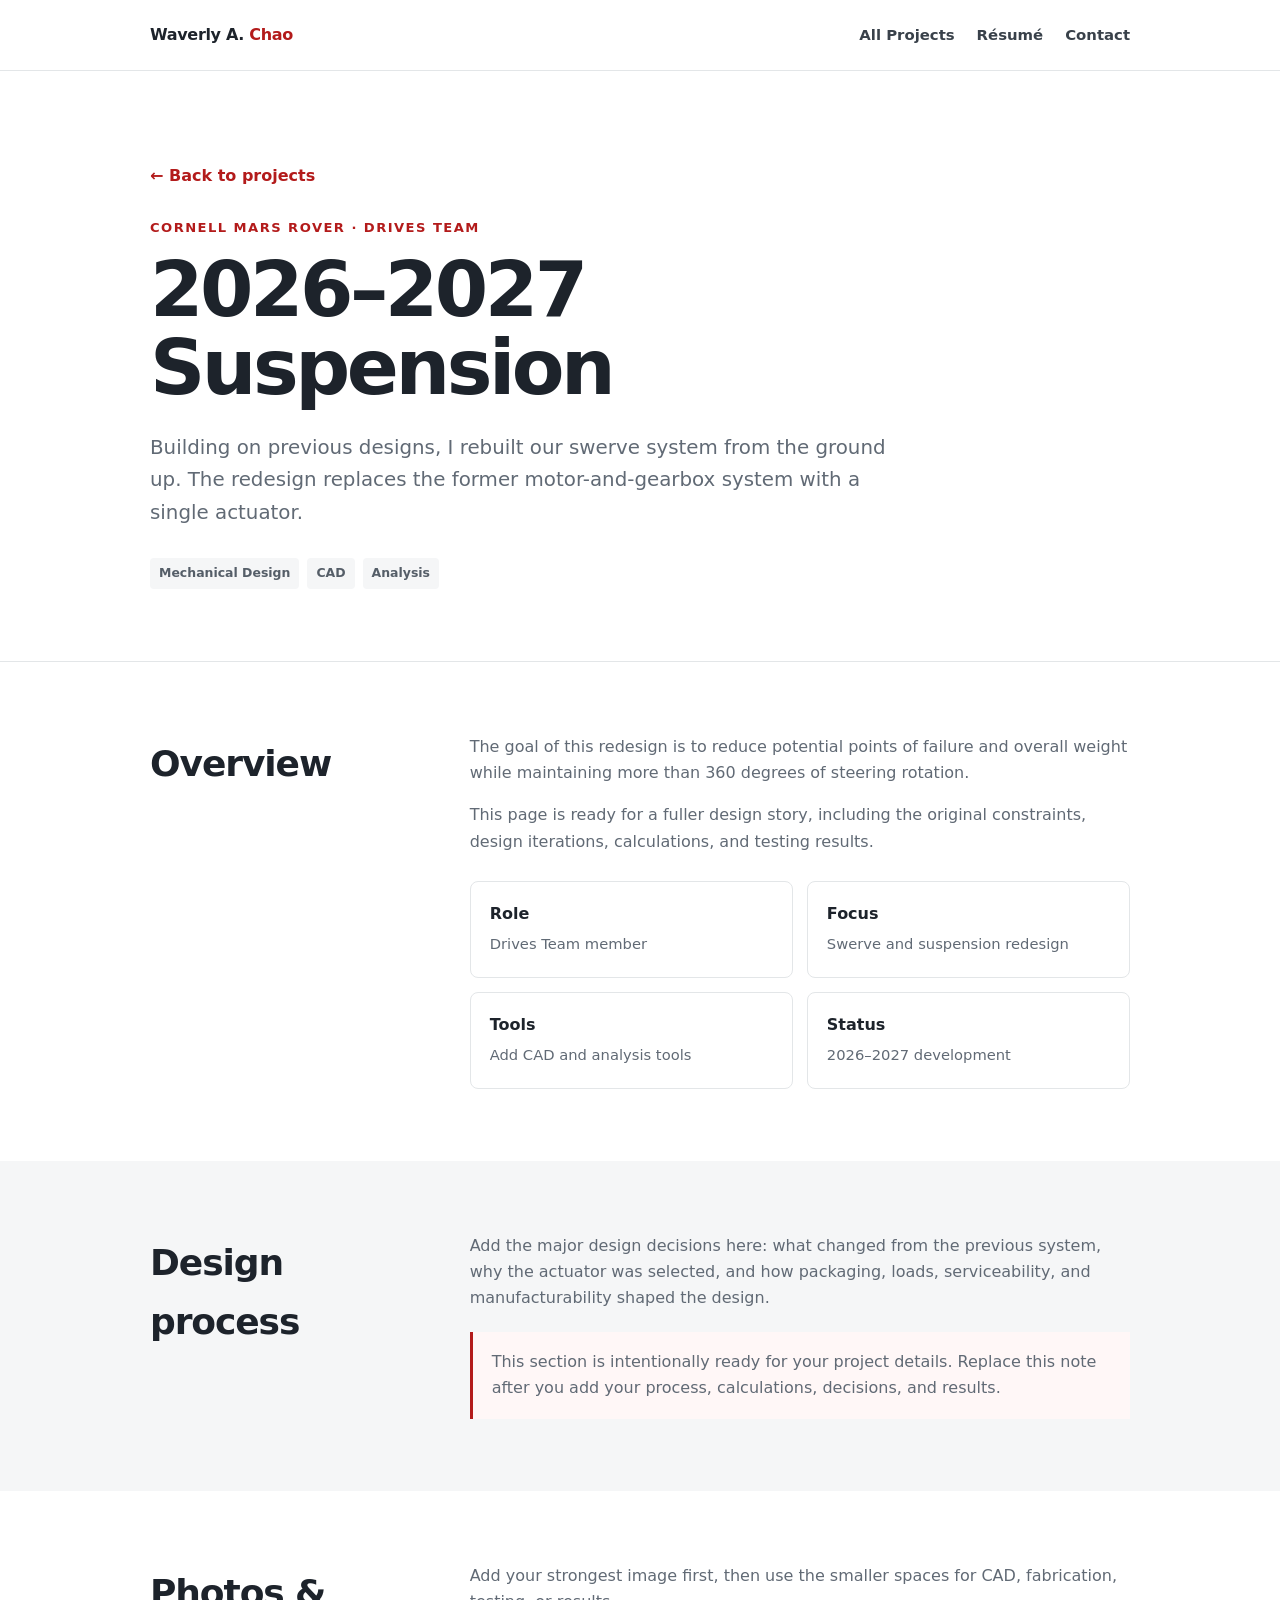
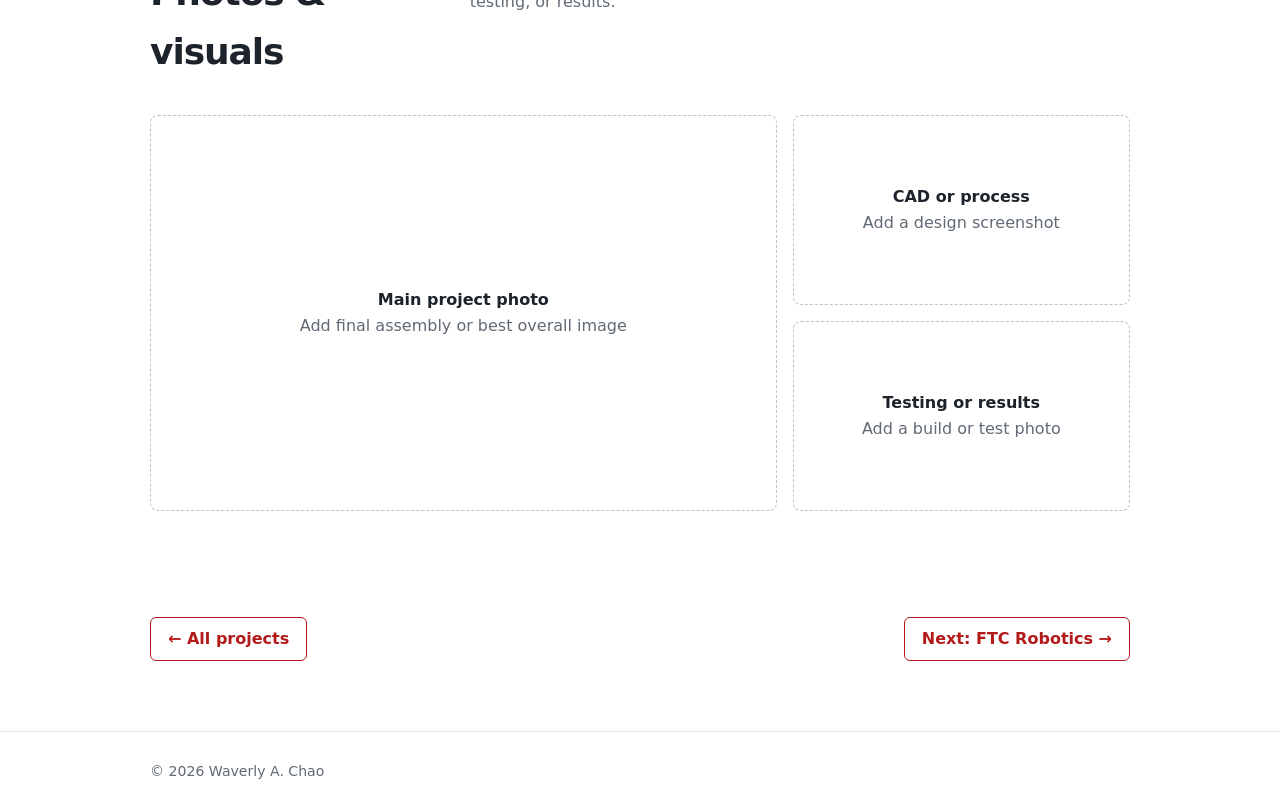
<file: rover-suspension.html>
<!DOCTYPE html>
<html lang="en">
<head>
  <meta charset="UTF-8">
  <meta name="viewport" content="width=device-width, initial-scale=1.0">
  <meta name="description" content="2026–2027 Suspension — Waverly A. Chao engineering portfolio project.">
  <title>2026–2027 Suspension | Waverly A. Chao</title>
  <link rel="stylesheet" href="../project.css">
</head>
<body>
  <header>
    <nav class="wrap" aria-label="Project navigation">
      <a class="brand" href="../index.html">Waverly A. <span>Chao</span></a>
      <ul class="nav-links">
        <li><a href="../index.html#projects">All Projects</a></li>
        <li><a href="../index.html#resume">Résumé</a></li>
        <li><a href="../index.html#contact">Contact</a></li>
      </ul>
    </nav>
  </header>
  <main>
    <div class="project-hero">
      <div class="wrap">
        <a class="back" href="../index.html#projects">← Back to projects</a>
        <p class="eyebrow">Cornell Mars Rover · Drives Team</p>
        <h1>2026–2027 Suspension</h1>
        <p class="lead">Building on previous designs, I rebuilt our swerve system from the ground up. The redesign replaces the former motor-and-gearbox system with a single actuator.</p>
        <div class="tags"><span class="tag">Mechanical Design</span><span class="tag">CAD</span><span class="tag">Analysis</span></div>
      </div>
    </div>
    <section>
      <div class="wrap section-grid">
        <h2>Overview</h2>
        <div class="copy">
          <p>The goal of this redesign is to reduce potential points of failure and overall weight while maintaining more than 360 degrees of steering rotation.</p>
              <p>This page is ready for a fuller design story, including the original constraints, design iterations, calculations, and testing results.</p>
          <div class="detail-list">
            <div class="detail"><strong>Role</strong><span>Drives Team member</span></div>
              <div class="detail"><strong>Focus</strong><span>Swerve and suspension redesign</span></div>
              <div class="detail"><strong>Tools</strong><span>Add CAD and analysis tools</span></div>
              <div class="detail"><strong>Status</strong><span>2026–2027 development</span></div>
          </div>
        </div>
      </div>
    </section>
    <section>
      <div class="wrap section-grid">
        <h2>Design process</h2>
        <div class="copy">
          <p>Add the major design decisions here: what changed from the previous system, why the actuator was selected, and how packaging, loads, serviceability, and manufacturability shaped the design.</p>
          <div class="note">This section is intentionally ready for your project details. Replace this note after you add your process, calculations, decisions, and results.</div>
        </div>
      </div>
    </section>
    <section>
      <div class="wrap">
        <div class="section-grid">
          <h2>Photos &amp; visuals</h2>
          <div class="copy"><p>Add your strongest image first, then use the smaller spaces for CAD, fabrication, testing, or results.</p></div>
        </div>
        <div class="gallery">
          <!-- Replace a placeholder with: <img src="../images/your-photo.jpg" alt="Describe what the photo shows"> -->
          <div class="photo-placeholder"><div><strong>Main project photo</strong>Add final assembly or best overall image</div></div>
          <div class="gallery-side">
            <div class="photo-placeholder"><div><strong>CAD or process</strong>Add a design screenshot</div></div>
            <div class="photo-placeholder"><div><strong>Testing or results</strong>Add a build or test photo</div></div>
          </div>
        </div>
      </div>
    </section>
    <div class="wrap project-nav">
      <a class="button" href="../index.html#projects">← All projects</a>
      <a class="button" href="ftc-robotics.html">Next: FTC Robotics →</a>
    </div>
  </main>
  <footer><div class="wrap">© <span id="year"></span> Waverly A. Chao</div></footer>
  <script>document.getElementById('year').textContent = new Date().getFullYear();</script>
</body>
</html>
</file>
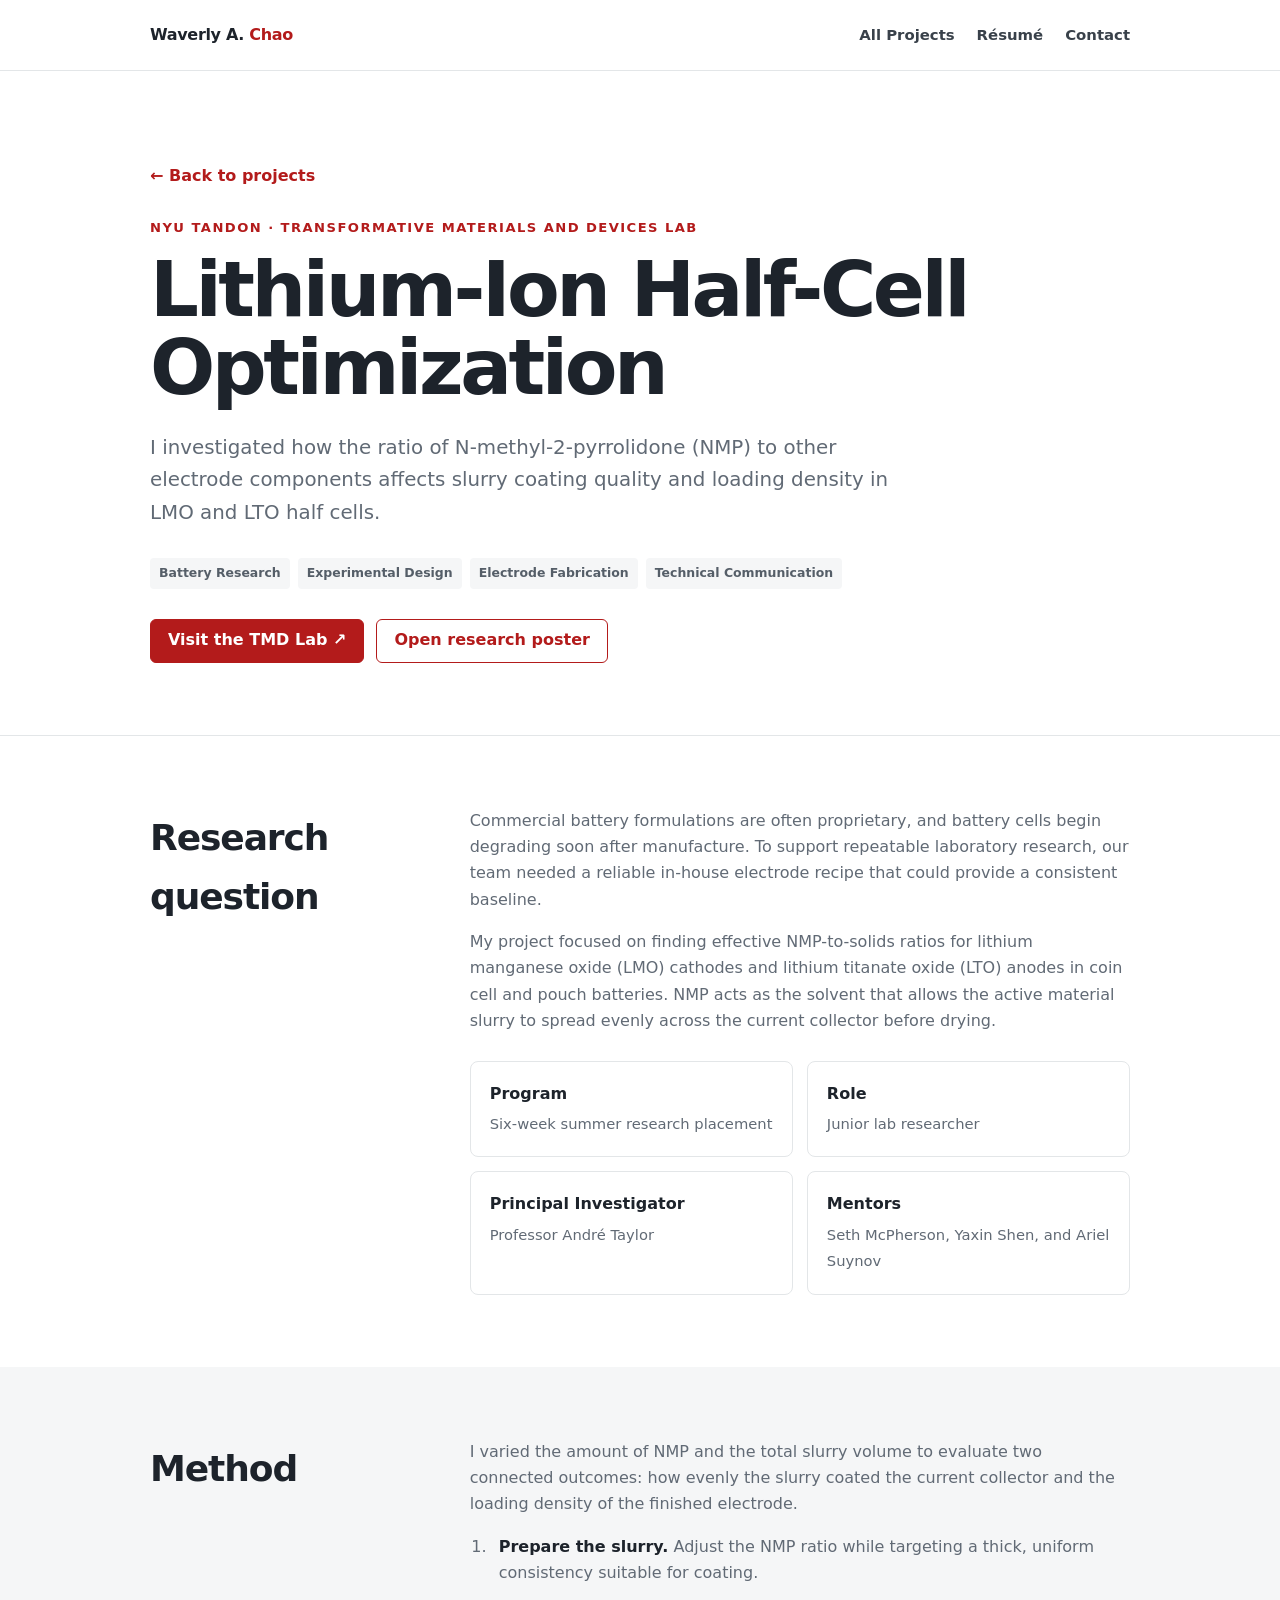
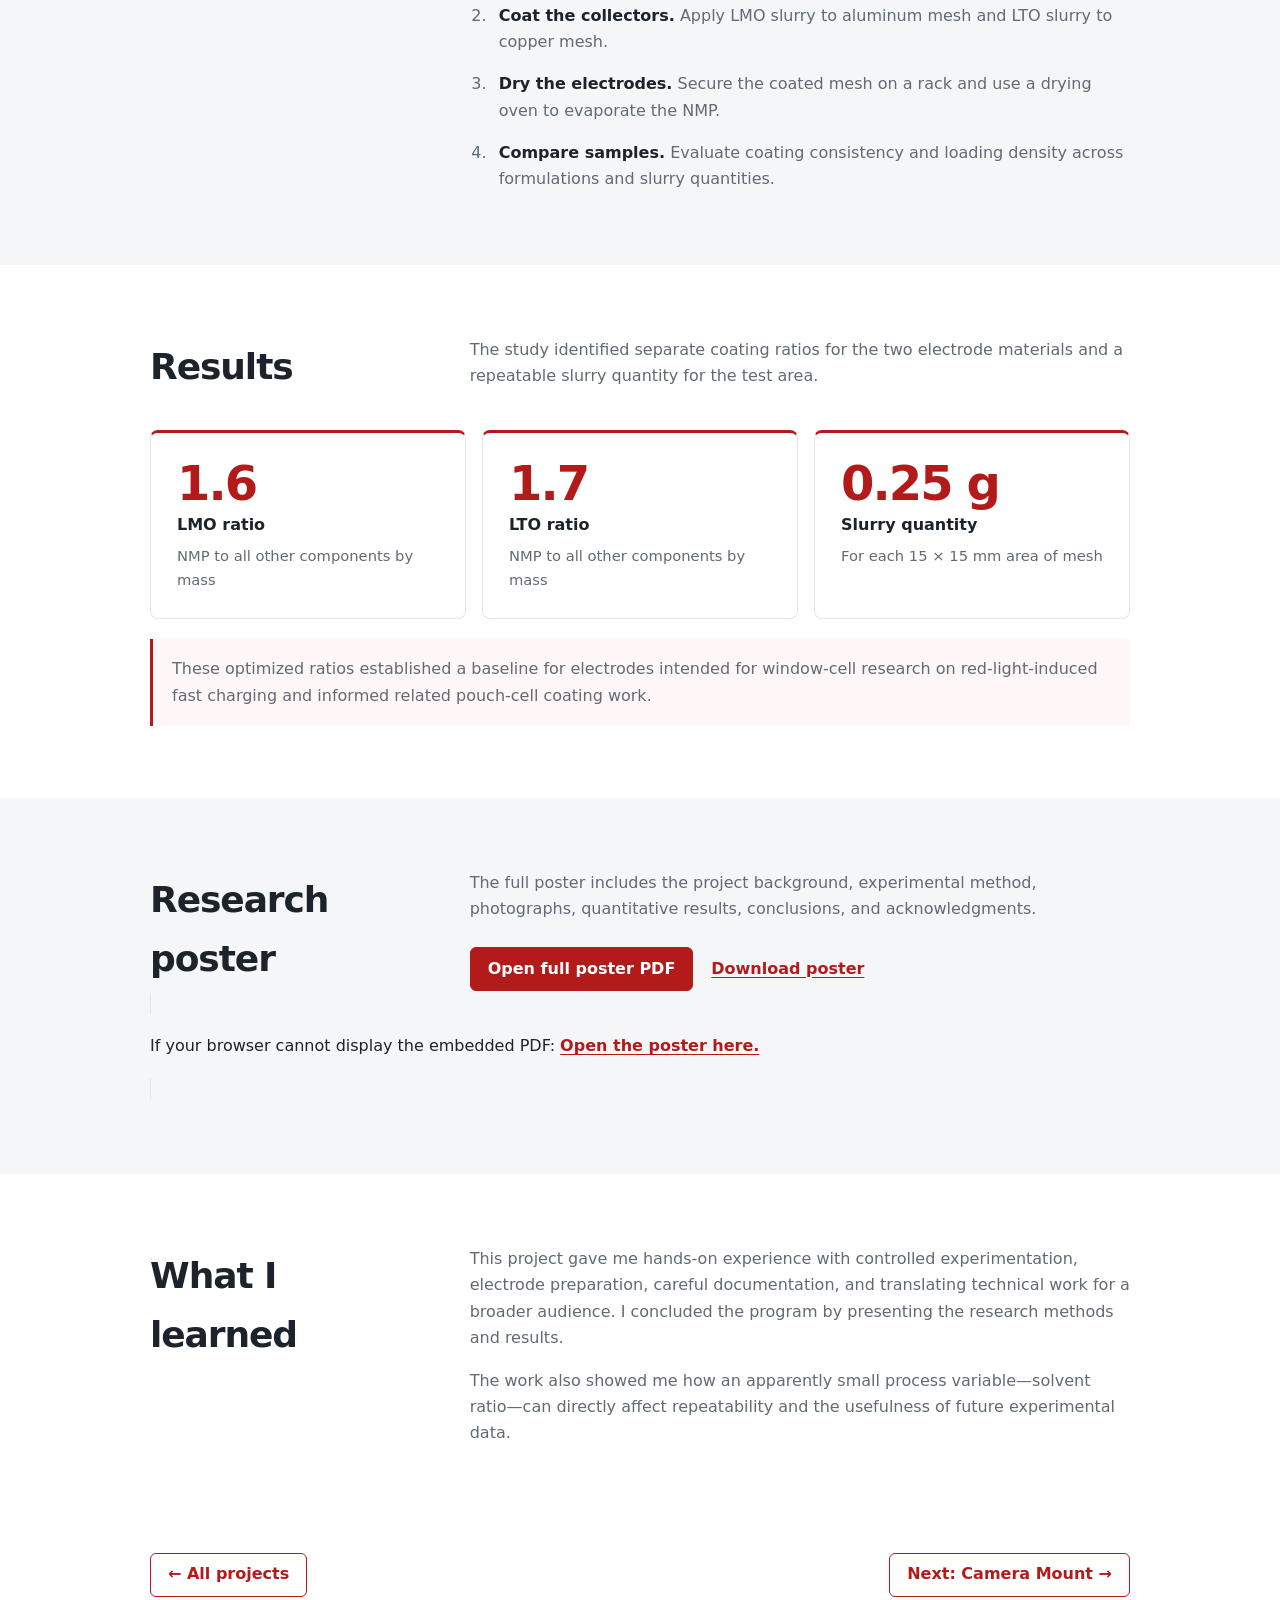
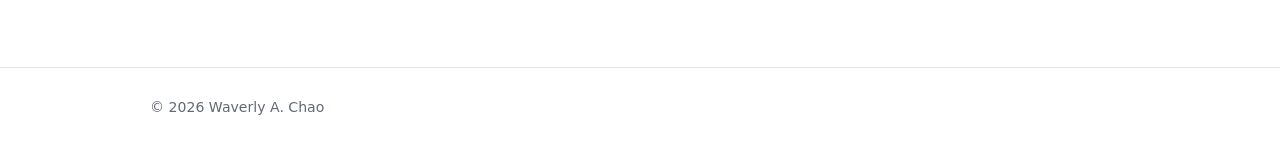
<file: projects/battery-research.html>
<!DOCTYPE html>
<html lang="en">
<head>
  <meta charset="UTF-8">
  <meta name="viewport" content="width=device-width, initial-scale=1.0">
  <meta name="description" content="Lithium-ion half-cell optimization research by Waverly A. Chao at the NYU Tandon Transformative Materials and Devices Lab.">
  <title>Battery Optimization Research | Waverly A. Chao</title>
  <link rel="stylesheet" href="../project.css">
</head>
<body>
  <header>
    <nav class="wrap" aria-label="Project navigation">
      <a class="brand" href="../index.html">Waverly A. <span>Chao</span></a>
      <ul class="nav-links">
        <li><a href="../index.html#projects">All Projects</a></li>
        <li><a href="../index.html#resume">Résumé</a></li>
        <li><a href="../index.html#contact">Contact</a></li>
      </ul>
    </nav>
  </header>

  <main>
    <div class="project-hero">
      <div class="wrap">
        <a class="back" href="../index.html#projects">← Back to projects</a>
        <p class="eyebrow">NYU Tandon · Transformative Materials and Devices Lab</p>
        <h1>Lithium-Ion Half-Cell Optimization</h1>
        <p class="lead">I investigated how the ratio of N-methyl-2-pyrrolidone (NMP) to other electrode components affects slurry coating quality and loading density in LMO and LTO half cells.</p>
        <div class="tags">
          <span class="tag">Battery Research</span>
          <span class="tag">Experimental Design</span>
          <span class="tag">Electrode Fabrication</span>
          <span class="tag">Technical Communication</span>
        </div>
        <div class="hero-links">
          <a class="button primary" href="https://tmdlab.org/" target="_blank" rel="noopener noreferrer">Visit the TMD Lab ↗</a>
          <a class="button" href="../documents/waverly-chao-battery-optimization-poster.pdf" target="_blank" rel="noopener noreferrer">Open research poster</a>
        </div>
      </div>
    </div>

    <section>
      <div class="wrap section-grid">
        <h2>Research question</h2>
        <div class="copy">
          <p>Commercial battery formulations are often proprietary, and battery cells begin degrading soon after manufacture. To support repeatable laboratory research, our team needed a reliable in-house electrode recipe that could provide a consistent baseline.</p>
          <p>My project focused on finding effective NMP-to-solids ratios for lithium manganese oxide (LMO) cathodes and lithium titanate oxide (LTO) anodes in coin cell and pouch batteries. NMP acts as the solvent that allows the active material slurry to spread evenly across the current collector before drying.</p>
          <div class="detail-list">
            <div class="detail"><strong>Program</strong><span>Six-week summer research placement</span></div>
            <div class="detail"><strong>Role</strong><span>Junior lab researcher</span></div>
            <div class="detail"><strong>Principal Investigator</strong><span>Professor André Taylor</span></div>
            <div class="detail"><strong>Mentors</strong><span>Seth McPherson, Yaxin Shen, and Ariel Suynov</span></div>
          </div>
        </div>
      </div>
    </section>

    <section>
      <div class="wrap section-grid">
        <h2>Method</h2>
        <div class="copy">
          <p>I varied the amount of NMP and the total slurry volume to evaluate two connected outcomes: how evenly the slurry coated the current collector and the loading density of the finished electrode.</p>
          <ol class="process-list">
            <li><strong>Prepare the slurry.</strong> Adjust the NMP ratio while targeting a thick, uniform consistency suitable for coating.</li>
            <li><strong>Coat the collectors.</strong> Apply LMO slurry to aluminum mesh and LTO slurry to copper mesh.</li>
            <li><strong>Dry the electrodes.</strong> Secure the coated mesh on a rack and use a drying oven to evaporate the NMP.</li>
            <li><strong>Compare samples.</strong> Evaluate coating consistency and loading density across formulations and slurry quantities.</li>
          </ol>
        </div>
      </div>
    </section>

    <section>
      <div class="wrap">
        <div class="section-grid">
          <h2>Results</h2>
          <div class="copy">
            <p>The study identified separate coating ratios for the two electrode materials and a repeatable slurry quantity for the test area.</p>
          </div>
        </div>
        <div class="results-grid">
          <div class="result-card"><span class="result-value">1.6</span><strong>LMO ratio</strong><p>NMP to all other components by mass</p></div>
          <div class="result-card"><span class="result-value">1.7</span><strong>LTO ratio</strong><p>NMP to all other components by mass</p></div>
          <div class="result-card"><span class="result-value">0.25 g</span><strong>Slurry quantity</strong><p>For each 15 × 15 mm area of mesh</p></div>
        </div>
        <div class="note">These optimized ratios established a baseline for electrodes intended for window-cell research on red-light-induced fast charging and informed related pouch-cell coating work.</div>
      </div>
    </section>

    <section id="poster">
      <div class="wrap">
        <div class="section-grid">
          <h2>Research poster</h2>
          <div class="copy">
            <p>The full poster includes the project background, experimental method, photographs, quantitative results, conclusions, and acknowledgments.</p>
            <div class="resource-actions">
              <a class="button primary" href="../documents/waverly-chao-battery-optimization-poster.pdf" target="_blank" rel="noopener noreferrer">Open full poster PDF</a>
              <a class="text-link" href="../documents/waverly-chao-battery-optimization-poster.pdf" download>Download poster</a>
            </div>
          </div>
        </div>
        <object class="poster-frame" data="../documents/waverly-chao-battery-optimization-poster.pdf" type="application/pdf" aria-label="Waverly Chao battery optimization research poster">
          <p>If your browser cannot display the embedded PDF: <a class="text-link" href="../documents/waverly-chao-battery-optimization-poster.pdf">Open the poster here.</a></p>
        </object>
      </div>
    </section>

    <section>
      <div class="wrap section-grid">
        <h2>What I learned</h2>
        <div class="copy">
          <p>This project gave me hands-on experience with controlled experimentation, electrode preparation, careful documentation, and translating technical work for a broader audience. I concluded the program by presenting the research methods and results.</p>
          <p>The work also showed me how an apparently small process variable—solvent ratio—can directly affect repeatability and the usefulness of future experimental data.</p>
        </div>
      </div>
    </section>

    <div class="wrap project-nav">
      <a class="button" href="../index.html#projects">← All projects</a>
      <a class="button" href="panoramic-camera-mount.html">Next: Camera Mount →</a>
    </div>
  </main>

  <footer><div class="wrap">© <span id="year"></span> Waverly A. Chao</div></footer>
  <script>document.getElementById('year').textContent = new Date().getFullYear();</script>
</body>
</html>
</file>
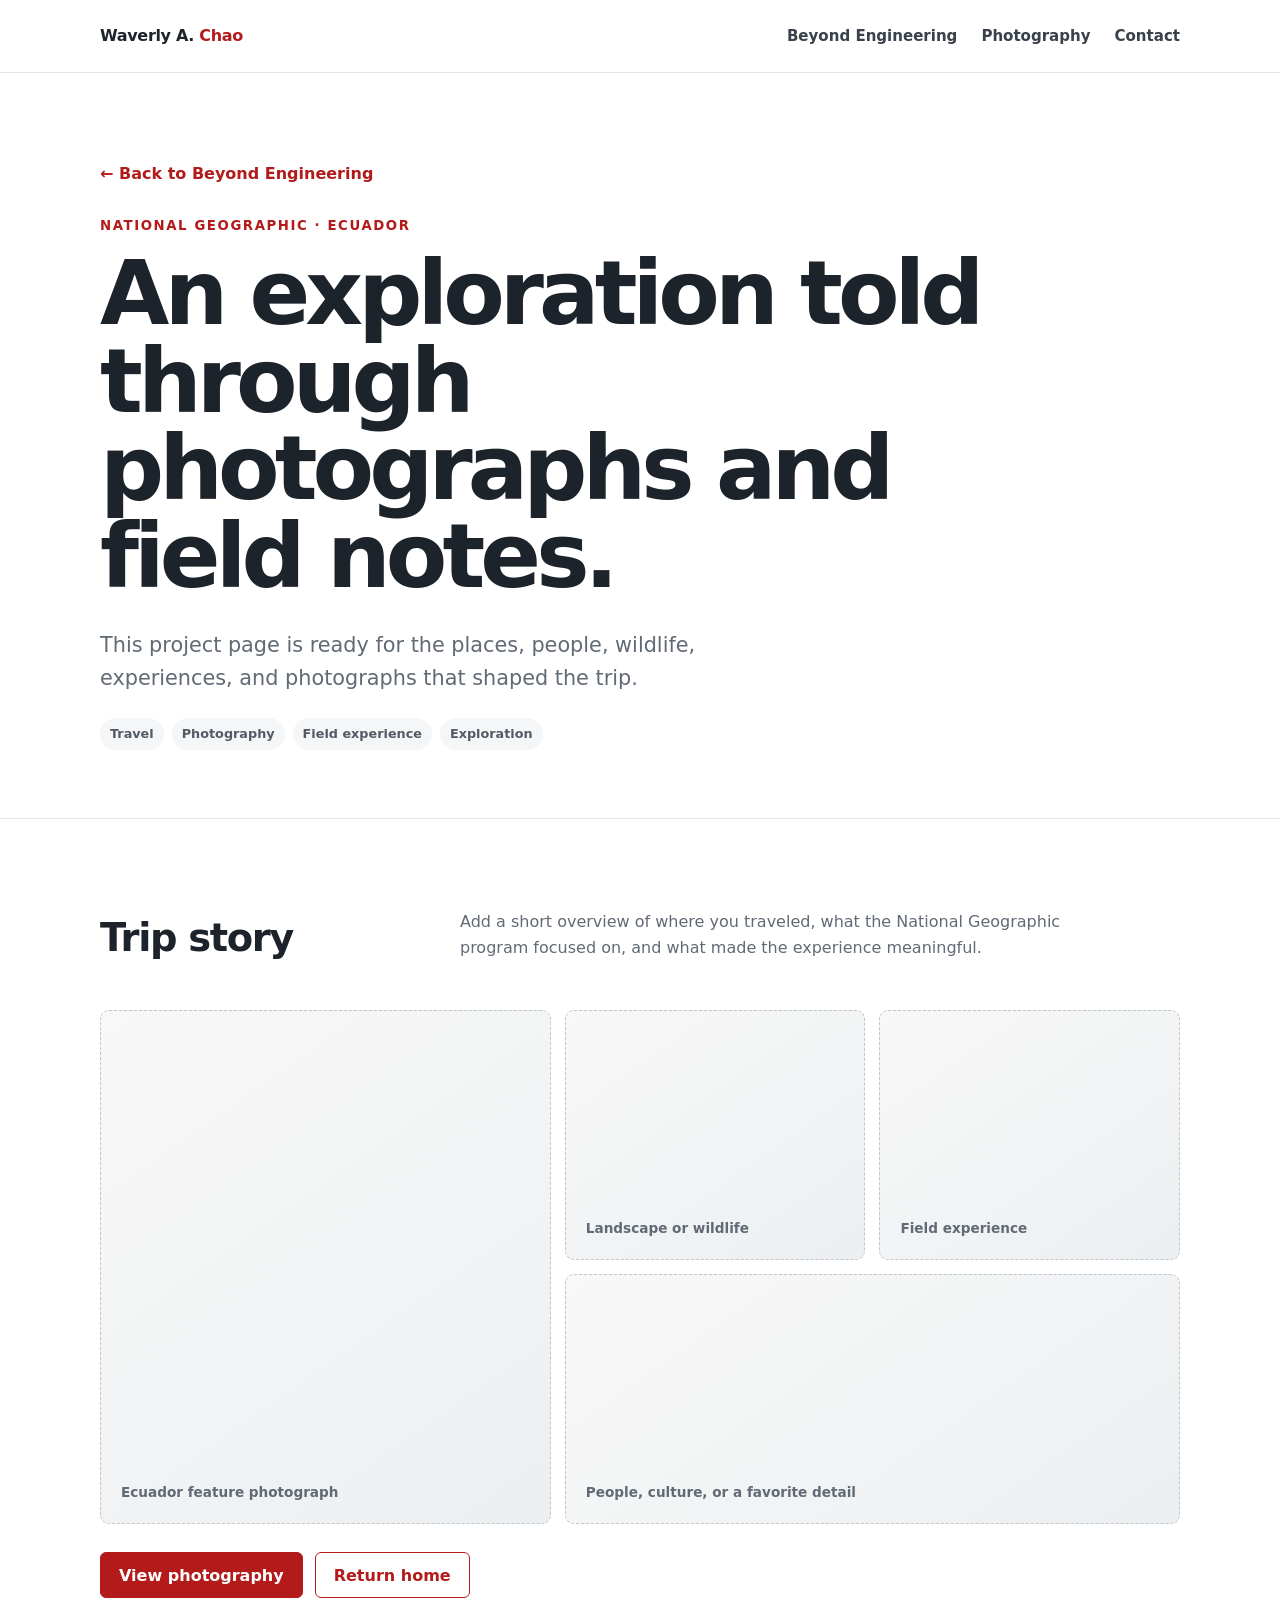
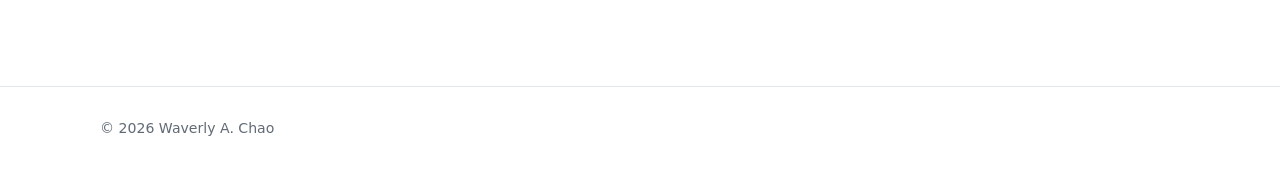
<file: projects/ecuador-national-geographic.html>
<!DOCTYPE html>
<html lang="en">
<head>
  <meta charset="UTF-8">
  <meta name="viewport" content="width=device-width, initial-scale=1.0">
  <meta name="description" content="Ecuador with National Geographic — a forthcoming photography and travel project by Waverly A. Chao.">
  <title>Ecuador with National Geographic | Waverly A. Chao</title>
  <link rel="stylesheet" href="../style.css">
</head>
<body>
  <header>
    <nav class="wrap" aria-label="Page navigation">
      <a class="brand" href="../index.html">Waverly A. <span>Chao</span></a>
      <ul class="nav-links">
        <li><a href="../index.html#beyond">Beyond Engineering</a></li>
        <li><a href="../beyond-engineering.html#photography">Photography</a></li>
        <li><a href="../index.html#contact">Contact</a></li>
      </ul>
    </nav>
  </header>
  <main>
    <div class="subpage-hero">
      <div class="wrap">
        <a class="back-link" href="../beyond-engineering.html#ecuador">← Back to Beyond Engineering</a>
        <p class="eyebrow">National Geographic · Ecuador</p>
        <h1>An exploration told through photographs and field notes.</h1>
        <p class="lead">This project page is ready for the places, people, wildlife, experiences, and photographs that shaped the trip.</p>
        <div class="interest-tags"><span>Travel</span><span>Photography</span><span>Field experience</span><span>Exploration</span></div>
      </div>
    </div>
    <section>
      <div class="wrap">
        <div class="section-heading">
          <h2>Trip story</h2>
          <p>Add a short overview of where you traveled, what the National Geographic program focused on, and what made the experience meaningful.</p>
        </div>
        <div class="photo-grid">
          <div class="photo-slot feature">Ecuador feature photograph</div>
          <div class="photo-slot">Landscape or wildlife</div>
          <div class="photo-slot">Field experience</div>
          <div class="photo-slot">People, culture, or a favorite detail</div>
        </div>
        <div class="page-actions">
          <a class="button" href="../beyond-engineering.html#photography">View photography</a>
          <a class="button secondary" href="../index.html">Return home</a>
        </div>
      </div>
    </section>
  </main>
  <footer><div class="wrap">© <span id="year"></span> Waverly A. Chao</div></footer>
  <script>document.getElementById('year').textContent = new Date().getFullYear();</script>
</body>
</html>
</file>
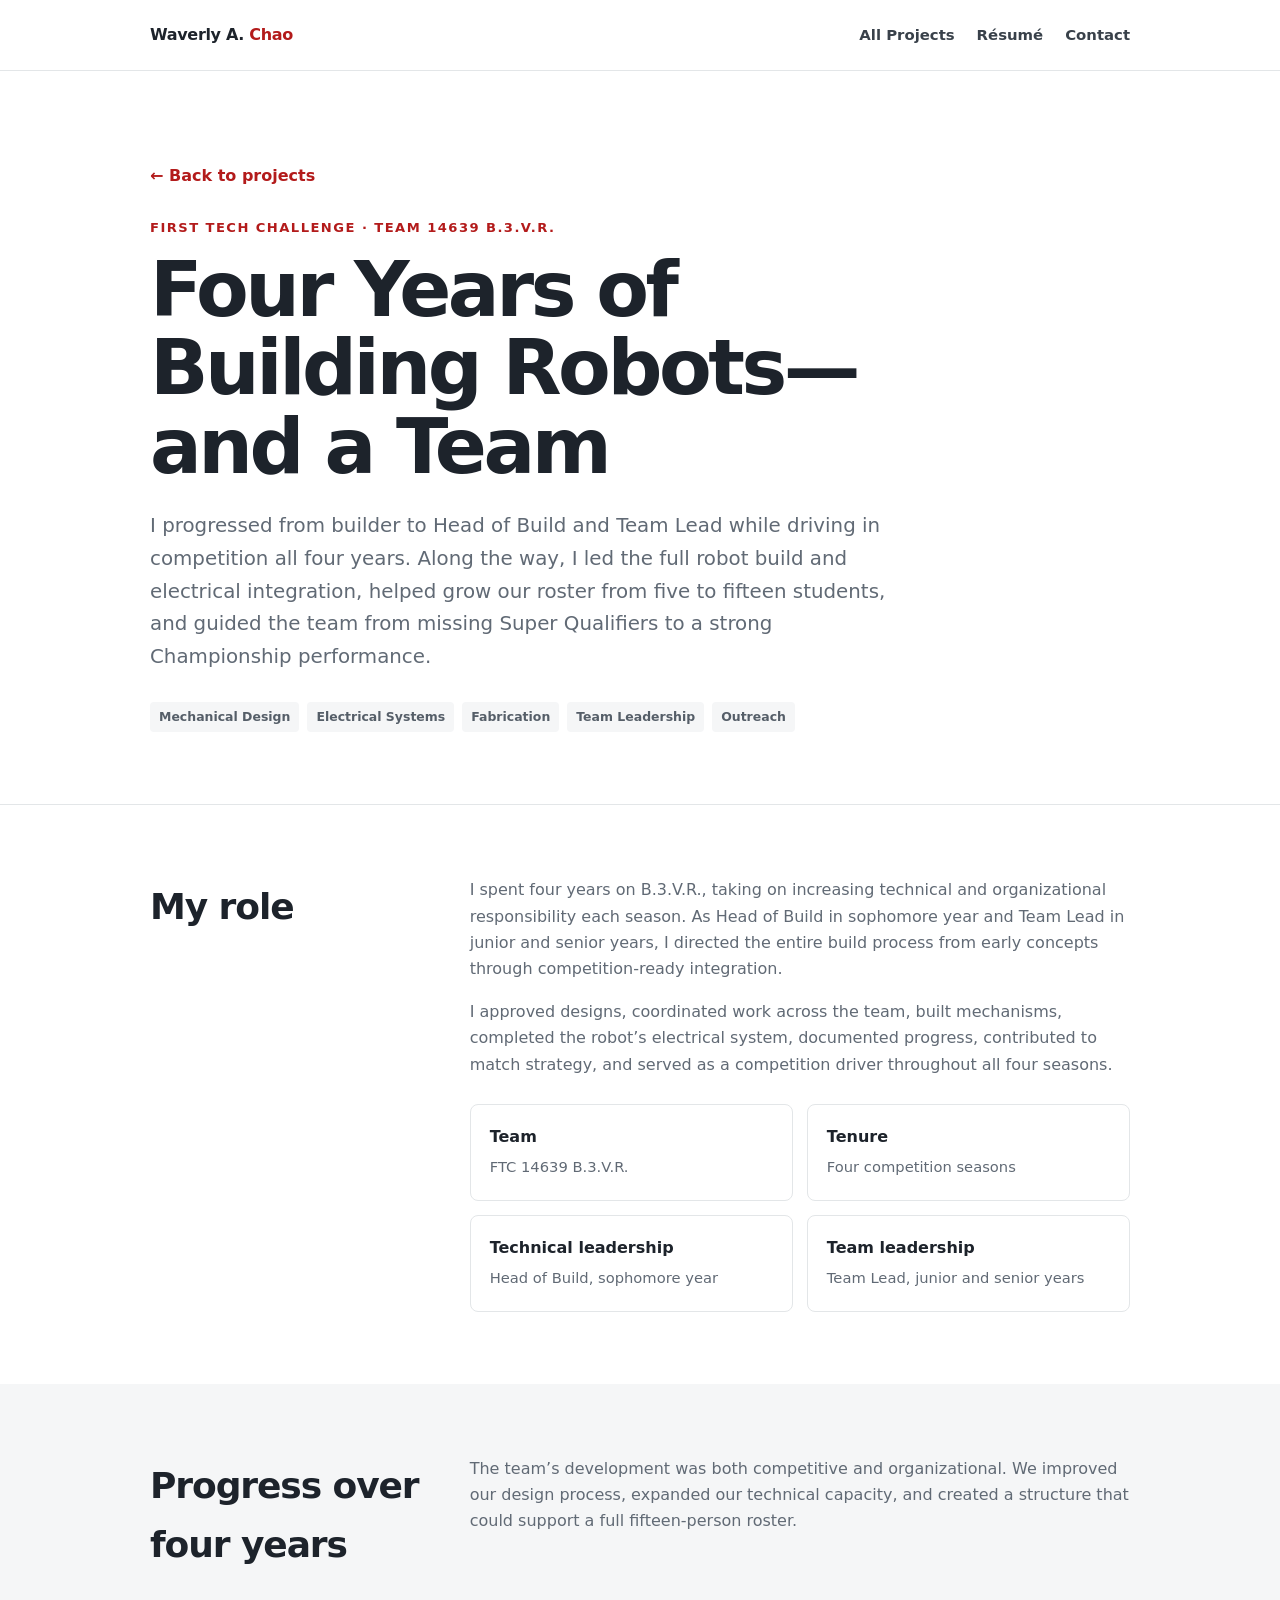
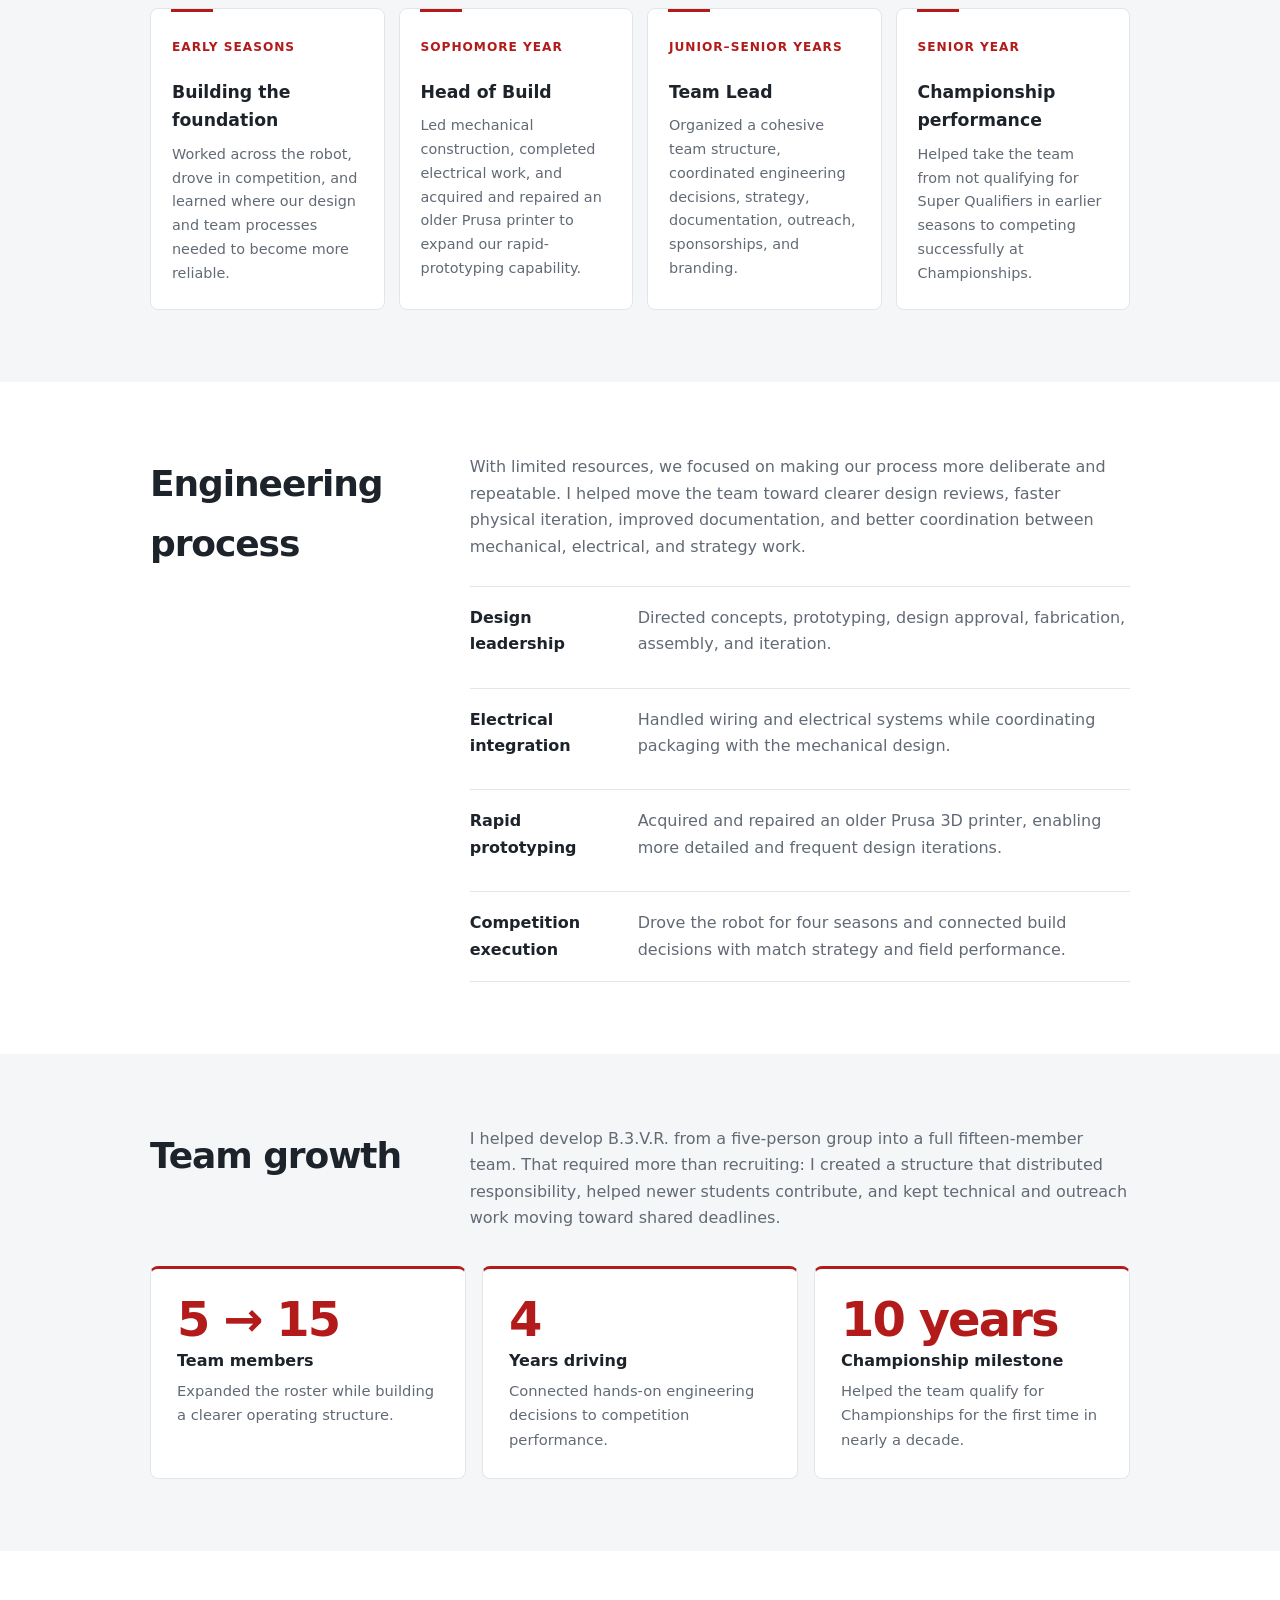
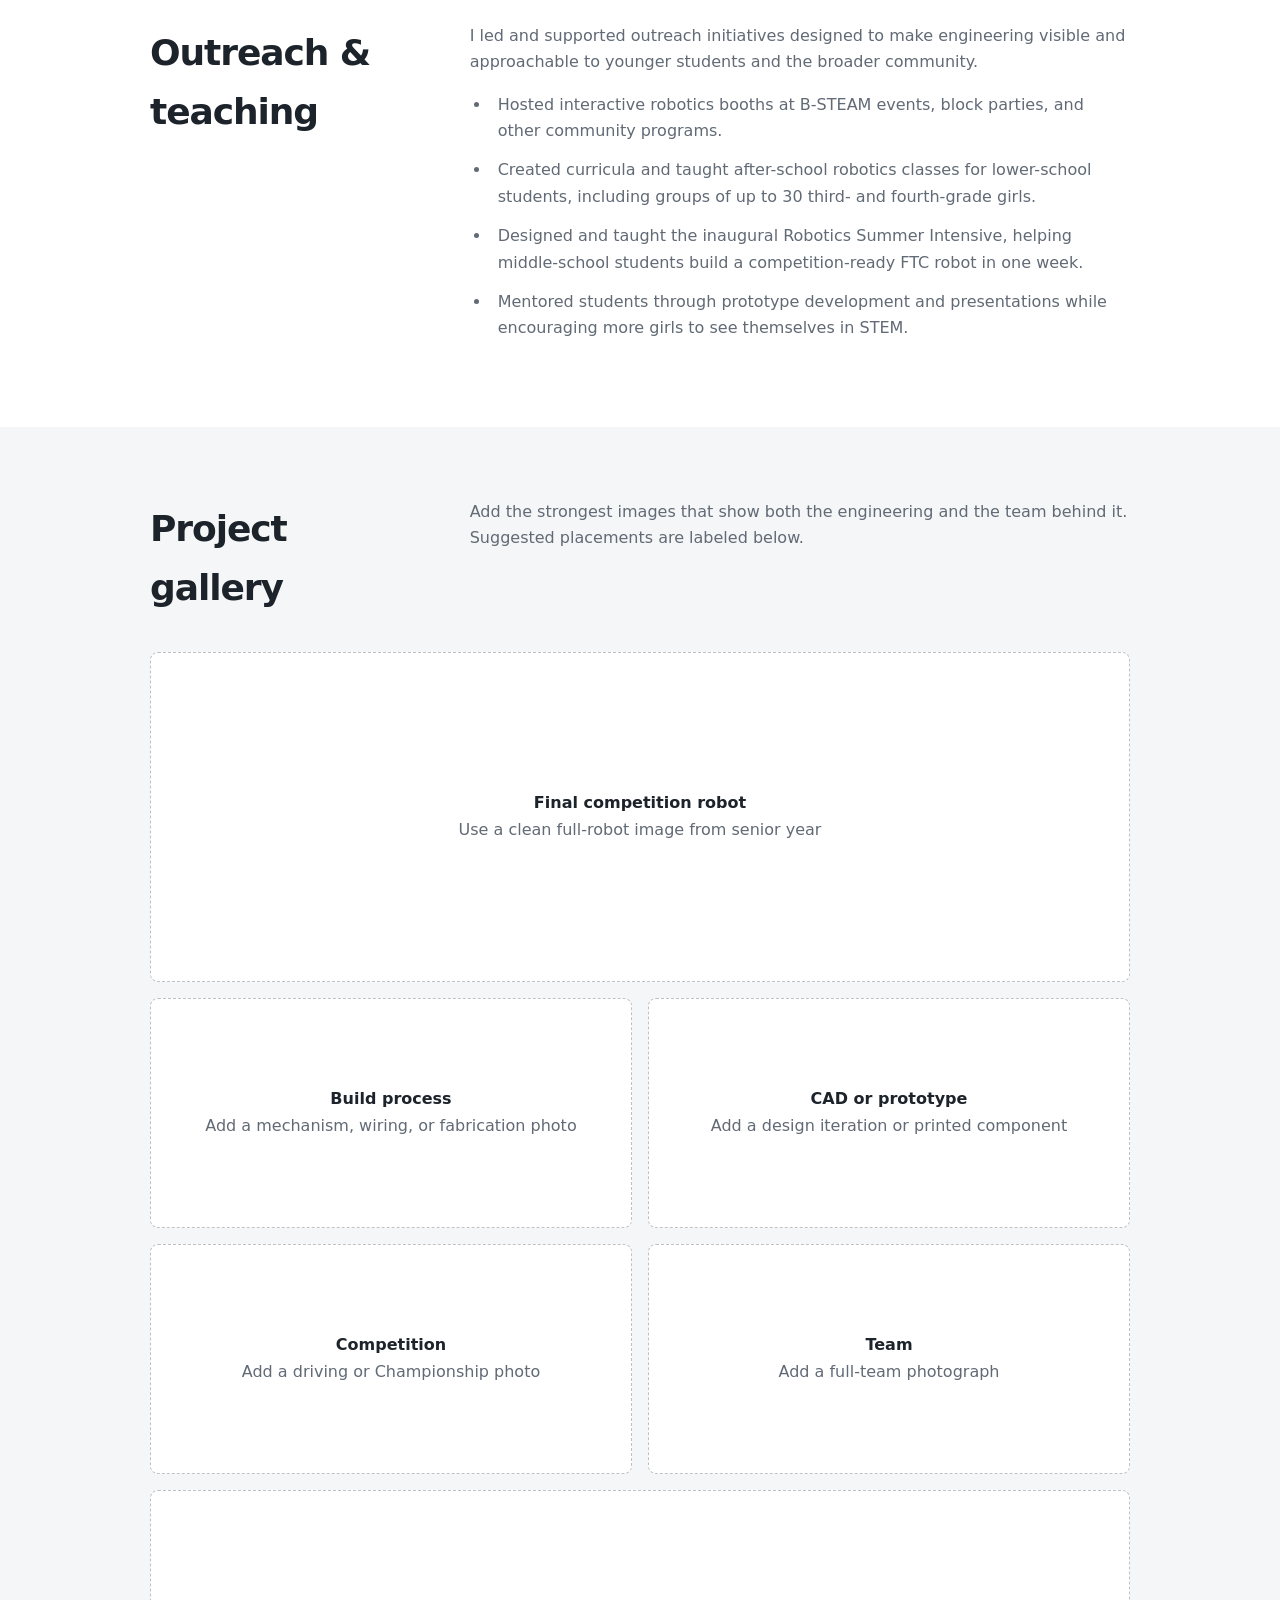
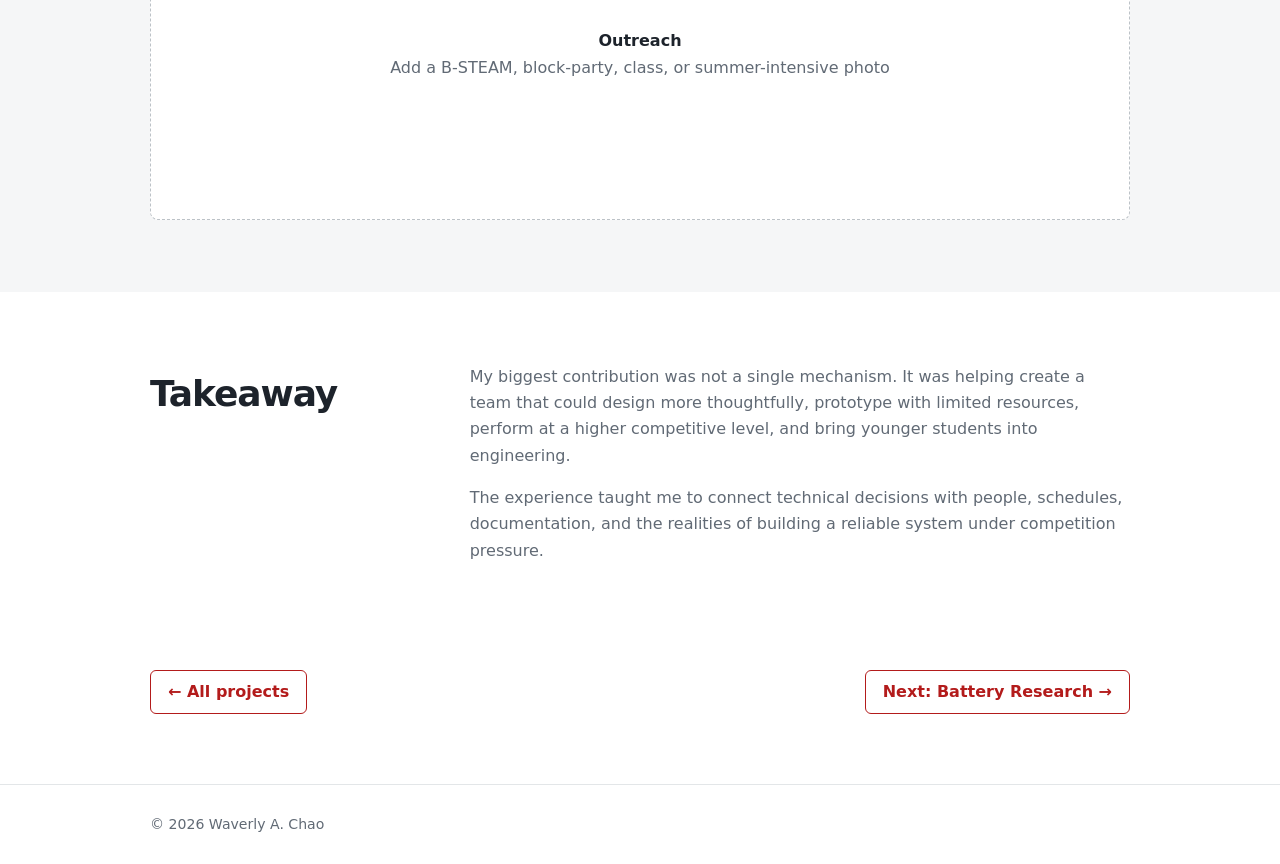
<file: projects/ftc-robotics.html>
<!DOCTYPE html>
<html lang="en">
<head>
  <meta charset="UTF-8">
  <meta name="viewport" content="width=device-width, initial-scale=1.0">
  <meta name="description" content="FIRST Tech Challenge Team 14639 B.3.V.R. robotics leadership and engineering portfolio project by Waverly A. Chao.">
  <title>FTC Robotics | Waverly A. Chao</title>
  <link rel="stylesheet" href="../project.css">
</head>
<body>
  <header>
    <nav class="wrap" aria-label="Project navigation">
      <a class="brand" href="../index.html">Waverly A. <span>Chao</span></a>
      <ul class="nav-links">
        <li><a href="../index.html#projects">All Projects</a></li>
        <li><a href="../index.html#resume">Résumé</a></li>
        <li><a href="../index.html#contact">Contact</a></li>
      </ul>
    </nav>
  </header>

  <main>
    <div class="project-hero">
      <div class="wrap">
        <a class="back" href="../index.html#projects">← Back to projects</a>
        <p class="eyebrow">FIRST Tech Challenge · Team 14639 B.3.V.R.</p>
        <h1>Four Years of Building Robots—and a Team</h1>
        <p class="lead">I progressed from builder to Head of Build and Team Lead while driving in competition all four years. Along the way, I led the full robot build and electrical integration, helped grow our roster from five to fifteen students, and guided the team from missing Super Qualifiers to a strong Championship performance.</p>
        <div class="tags">
          <span class="tag">Mechanical Design</span>
          <span class="tag">Electrical Systems</span>
          <span class="tag">Fabrication</span>
          <span class="tag">Team Leadership</span>
          <span class="tag">Outreach</span>
        </div>
      </div>
    </div>

    <section>
      <div class="wrap section-grid">
        <h2>My role</h2>
        <div class="copy">
          <p>I spent four years on B.3.V.R., taking on increasing technical and organizational responsibility each season. As Head of Build in sophomore year and Team Lead in junior and senior years, I directed the entire build process from early concepts through competition-ready integration.</p>
          <p>I approved designs, coordinated work across the team, built mechanisms, completed the robot’s electrical system, documented progress, contributed to match strategy, and served as a competition driver throughout all four seasons.</p>
          <div class="detail-list">
            <div class="detail"><strong>Team</strong><span>FTC 14639 B.3.V.R.</span></div>
            <div class="detail"><strong>Tenure</strong><span>Four competition seasons</span></div>
            <div class="detail"><strong>Technical leadership</strong><span>Head of Build, sophomore year</span></div>
            <div class="detail"><strong>Team leadership</strong><span>Team Lead, junior and senior years</span></div>
          </div>
        </div>
      </div>
    </section>

    <section>
      <div class="wrap">
        <div class="section-grid">
          <h2>Progress over four years</h2>
          <div class="copy"><p>The team’s development was both competitive and organizational. We improved our design process, expanded our technical capacity, and created a structure that could support a full fifteen-person roster.</p></div>
        </div>
        <div class="timeline">
          <article class="timeline-card">
            <span>Early seasons</span>
            <h3>Building the foundation</h3>
            <p>Worked across the robot, drove in competition, and learned where our design and team processes needed to become more reliable.</p>
          </article>
          <article class="timeline-card">
            <span>Sophomore year</span>
            <h3>Head of Build</h3>
            <p>Led mechanical construction, completed electrical work, and acquired and repaired an older Prusa printer to expand our rapid-prototyping capability.</p>
          </article>
          <article class="timeline-card">
            <span>Junior–senior years</span>
            <h3>Team Lead</h3>
            <p>Organized a cohesive team structure, coordinated engineering decisions, strategy, documentation, outreach, sponsorships, and branding.</p>
          </article>
          <article class="timeline-card">
            <span>Senior year</span>
            <h3>Championship performance</h3>
            <p>Helped take the team from not qualifying for Super Qualifiers in earlier seasons to competing successfully at Championships.</p>
          </article>
        </div>
      </div>
    </section>

    <section>
      <div class="wrap section-grid">
        <h2>Engineering process</h2>
        <div class="copy">
          <p>With limited resources, we focused on making our process more deliberate and repeatable. I helped move the team toward clearer design reviews, faster physical iteration, improved documentation, and better coordination between mechanical, electrical, and strategy work.</p>
          <div class="impact-list">
            <div><strong>Design leadership</strong><span>Directed concepts, prototyping, design approval, fabrication, assembly, and iteration.</span></div>
            <div><strong>Electrical integration</strong><span>Handled wiring and electrical systems while coordinating packaging with the mechanical design.</span></div>
            <div><strong>Rapid prototyping</strong><span>Acquired and repaired an older Prusa 3D printer, enabling more detailed and frequent design iterations.</span></div>
            <div><strong>Competition execution</strong><span>Drove the robot for four seasons and connected build decisions with match strategy and field performance.</span></div>
          </div>
        </div>
      </div>
    </section>

    <section>
      <div class="wrap">
        <div class="section-grid">
          <h2>Team growth</h2>
          <div class="copy"><p>I helped develop B.3.V.R. from a five-person group into a full fifteen-member team. That required more than recruiting: I created a structure that distributed responsibility, helped newer students contribute, and kept technical and outreach work moving toward shared deadlines.</p></div>
        </div>
        <div class="results-grid">
          <div class="result-card"><span class="result-value">5 → 15</span><strong>Team members</strong><p>Expanded the roster while building a clearer operating structure.</p></div>
          <div class="result-card"><span class="result-value">4</span><strong>Years driving</strong><p>Connected hands-on engineering decisions to competition performance.</p></div>
          <div class="result-card"><span class="result-value">10 years</span><strong>Championship milestone</strong><p>Helped the team qualify for Championships for the first time in nearly a decade.</p></div>
        </div>
      </div>
    </section>

    <section>
      <div class="wrap section-grid">
        <h2>Outreach &amp; teaching</h2>
        <div class="copy">
          <p>I led and supported outreach initiatives designed to make engineering visible and approachable to younger students and the broader community.</p>
          <ul class="clean-list">
            <li>Hosted interactive robotics booths at B-STEAM events, block parties, and other community programs.</li>
            <li>Created curricula and taught after-school robotics classes for lower-school students, including groups of up to 30 third- and fourth-grade girls.</li>
            <li>Designed and taught the inaugural Robotics Summer Intensive, helping middle-school students build a competition-ready FTC robot in one week.</li>
            <li>Mentored students through prototype development and presentations while encouraging more girls to see themselves in STEM.</li>
          </ul>
        </div>
      </div>
    </section>

    <section>
      <div class="wrap">
        <div class="section-grid">
          <h2>Project gallery</h2>
          <div class="copy"><p>Add the strongest images that show both the engineering and the team behind it. Suggested placements are labeled below.</p></div>
        </div>
        <div class="robot-gallery">
          <!-- Replace a placeholder with: <img src="../images/your-photo.jpg" alt="Describe the robot, mechanism, or event"> -->
          <div class="photo-placeholder photo-wide"><div><strong>Final competition robot</strong>Use a clean full-robot image from senior year</div></div>
          <div class="photo-placeholder"><div><strong>Build process</strong>Add a mechanism, wiring, or fabrication photo</div></div>
          <div class="photo-placeholder"><div><strong>CAD or prototype</strong>Add a design iteration or printed component</div></div>
          <div class="photo-placeholder"><div><strong>Competition</strong>Add a driving or Championship photo</div></div>
          <div class="photo-placeholder"><div><strong>Team</strong>Add a full-team photograph</div></div>
          <div class="photo-placeholder photo-wide"><div><strong>Outreach</strong>Add a B-STEAM, block-party, class, or summer-intensive photo</div></div>
        </div>
      </div>
    </section>

    <section>
      <div class="wrap section-grid">
        <h2>Takeaway</h2>
        <div class="copy">
          <p>My biggest contribution was not a single mechanism. It was helping create a team that could design more thoughtfully, prototype with limited resources, perform at a higher competitive level, and bring younger students into engineering.</p>
          <p>The experience taught me to connect technical decisions with people, schedules, documentation, and the realities of building a reliable system under competition pressure.</p>
        </div>
      </div>
    </section>

    <div class="wrap project-nav">
      <a class="button" href="../index.html#projects">← All projects</a>
      <a class="button" href="battery-research.html">Next: Battery Research →</a>
    </div>
  </main>

  <footer><div class="wrap">© <span id="year"></span> Waverly A. Chao</div></footer>
  <script>document.getElementById('year').textContent = new Date().getFullYear();</script>
</body>
</html>
</file>
<file: style.css>
:root {
  --red: #b31b1b;
  --red-dark: #8f1515;
  --ink: #1d232b;
  --muted: #616a75;
  --line: #e3e6e8;
  --soft: #f5f6f7;
  --white: #ffffff;
  --max: 1080px;
}

* { box-sizing: border-box; }
html { scroll-behavior: smooth; }
body {
  margin: 0;
  color: var(--ink);
  background: var(--white);
  font-family: Inter, ui-sans-serif, system-ui, -apple-system, BlinkMacSystemFont, "Segoe UI", sans-serif;
  line-height: 1.6;
}

a { color: inherit; }
a:focus-visible, button:focus-visible { outline: 3px solid rgba(179, 27, 27, .3); outline-offset: 3px; }
.wrap { width: min(calc(100% - 40px), var(--max)); margin-inline: auto; }

header {
  position: sticky;
  top: 0;
  z-index: 20;
  background: rgba(255, 255, 255, .96);
  border-bottom: 1px solid var(--line);
  backdrop-filter: blur(10px);
}

nav { min-height: 72px; display: flex; align-items: center; justify-content: space-between; gap: 24px; }
.brand { font-weight: 750; text-decoration: none; letter-spacing: -.02em; }
.brand span { color: var(--red); }
.nav-links { display: flex; gap: 24px; list-style: none; margin: 0; padding: 0; }
.nav-links a { color: #39414a; font-size: .94rem; font-weight: 600; text-decoration: none; }
.nav-links a:hover { color: var(--red); }

.hero { padding: 112px 0 96px; border-bottom: 1px solid var(--line); }
.eyebrow { margin: 0 0 14px; color: var(--red); font-size: .83rem; font-weight: 750; letter-spacing: .12em; text-transform: uppercase; }
h1 { max-width: 850px; margin: 0; font-size: clamp(2.8rem, 7vw, 5.7rem); line-height: .98; letter-spacing: -.055em; }
.lead { max-width: 680px; margin: 28px 0 0; color: var(--muted); font-size: clamp(1.08rem, 2vw, 1.3rem); }
.actions { display: flex; flex-wrap: wrap; gap: 12px; margin-top: 34px; }
.button { display: inline-flex; align-items: center; justify-content: center; min-height: 46px; padding: 0 18px; border: 1px solid var(--red); border-radius: 6px; background: var(--red); color: var(--white); font-weight: 700; text-decoration: none; transition: .2s ease; }
.button:hover { background: var(--red-dark); border-color: var(--red-dark); transform: translateY(-1px); }
.button.secondary { background: transparent; color: var(--red); }
.button.secondary:hover { background: #fff4f4; }

section { padding: 88px 0; scroll-margin-top: 70px; }
section:nth-of-type(even) { background: var(--soft); }
.section-heading { display: grid; grid-template-columns: minmax(150px, .65fr) 1.5fr; gap: 48px; margin-bottom: 42px; }
.section-heading h2 { margin: 0; font-size: clamp(1.8rem, 3vw, 2.55rem); letter-spacing: -.035em; }
.section-heading p { max-width: 660px; margin: 2px 0 0; color: var(--muted); }

.facts { display: grid; grid-template-columns: repeat(3, 1fr); border: 1px solid var(--line); border-radius: 8px; background: var(--white); }
.fact { padding: 24px; }
.fact + .fact { border-left: 1px solid var(--line); }
.fact strong, .fact span { display: block; }
.fact span { margin-top: 4px; color: var(--muted); font-size: .92rem; }

.cards { display: grid; grid-template-columns: repeat(3, 1fr); gap: 18px; }
.card-link { display: block; color: inherit; text-decoration: none; border-radius: 8px; }
.card { height: 100%; min-height: 255px; padding: 25px; border: 1px solid var(--line); border-radius: 8px; background: var(--white); transition: transform .2s ease, border-color .2s ease, box-shadow .2s ease; }
.card-link:hover .card, .card-link:focus-visible .card { transform: translateY(-3px); border-color: var(--red); box-shadow: 0 12px 28px rgba(29, 35, 43, .08); }
.card-number { color: var(--red); font-size: .8rem; font-weight: 800; letter-spacing: .1em; }
.card h3 { margin: 46px 0 8px; font-size: 1.25rem; }
.card p { margin: 0; color: var(--muted); font-size: .95rem; }
.tags { display: flex; flex-wrap: wrap; gap: 7px; margin-top: 22px; }
.tag { padding: 4px 8px; border-radius: 4px; background: var(--soft); color: #555e68; font-size: .75rem; font-weight: 650; }
.card-cta { display: inline-block; margin-top: 22px; color: var(--red); font-size: .88rem; font-weight: 750; }
.more-projects { width: min(100%, 510px); margin: 24px 0 0 auto; position: relative; }
.more-projects summary { width: fit-content; margin-left: auto; padding: 11px 16px; border: 1px solid var(--red); border-radius: 6px; color: var(--red); font-weight: 750; cursor: pointer; list-style: none; }
.more-projects summary::-webkit-details-marker { display: none; }
.more-projects summary::after { content: " +"; }
.more-projects[open] summary::after { content: " −"; }
.more-projects-menu { margin-top: 10px; overflow: hidden; border: 1px solid var(--line); border-radius: 8px; background: var(--white); box-shadow: 0 16px 35px rgba(29, 35, 43, .1); }
.more-projects-menu a { display: grid; grid-template-columns: 1fr auto; gap: 16px; padding: 17px 19px; text-decoration: none; }
.more-projects-menu a + a { border-top: 1px solid var(--line); }
.more-projects-menu a:hover { background: #fff7f7; }
.more-projects-menu span { color: var(--red); font-weight: 750; }

.skill-grid { display: grid; grid-template-columns: repeat(2, 1fr); gap: 18px; }
.skill-group { padding: 24px; border: 1px solid var(--line); border-radius: 8px; background: var(--white); }
.skill-group h3 { margin: 0 0 8px; }
.skill-group p { margin: 0; color: var(--muted); }

.resume-box { display: flex; align-items: center; justify-content: space-between; gap: 28px; padding: 32px; border: 1px solid var(--line); border-left: 4px solid var(--red); border-radius: 8px; background: var(--white); }
.resume-box h3 { margin: 0 0 5px; }
.resume-box p { margin: 0; color: var(--muted); }
.document-grid { display: grid; grid-template-columns: repeat(2, 1fr); gap: 18px; }
.button.disabled { border-color: #cfd3d7; background: #e6e8ea; color: #737b84; pointer-events: none; }

.contact-grid { display: grid; grid-template-columns: 1fr 1fr; gap: 18px; }
.contact-link { display: block; padding: 22px; border: 1px solid var(--line); border-radius: 8px; background: var(--white); text-decoration: none; }
.contact-link:hover { border-color: var(--red); }
.contact-link small { display: block; color: var(--muted); }
.contact-link strong { color: var(--red); overflow-wrap: anywhere; }

footer { padding: 30px 0; border-top: 1px solid var(--line); color: var(--muted); font-size: .88rem; }

@media (max-width: 760px) {
  nav { align-items: flex-start; flex-direction: column; padding: 18px 0; gap: 12px; }
  .nav-links { width: 100%; gap: 16px; overflow-x: auto; padding-bottom: 2px; }
  .nav-links a { white-space: nowrap; }
  .hero { padding: 82px 0 70px; }
  section { padding: 68px 0; scroll-margin-top: 125px; }
  .section-heading { grid-template-columns: 1fr; gap: 12px; }
  .facts, .cards, .skill-grid, .document-grid, .contact-grid { grid-template-columns: 1fr; }
  .fact + .fact { border-left: 0; border-top: 1px solid var(--line); }
  .resume-box { align-items: flex-start; flex-direction: column; }
  .more-projects { width: 100%; }
  .more-projects summary { width: 100%; margin-left: 0; text-align: center; }
}

.project-intro {
  display: flex;
  align-items: center;
  justify-content: space-between;
  gap: 20px;
}
.project-intro p { margin: 0; }
.project-intro .more-projects {
  width: auto;
  margin: 0;
  flex-shrink: 0;
}
.project-intro .more-projects summary {
  margin: 0;
  white-space: nowrap;
}
.project-intro .more-projects-menu {
  position: absolute;
  right: 0;
  width: min(430px, calc(100vw - 40px));
  z-index: 30;
}

@media (max-width: 760px) {
  .project-intro {
    align-items: flex-start;
    flex-direction: column;
  }
  .project-intro .more-projects { width: 100%; }
}

.personal-feature { display: grid; grid-template-columns: .9fr 1.1fr; gap: 44px; align-items: center; padding: 34px; border: 1px solid var(--line); border-radius: 12px; background: var(--white); }
.personal-copy h3 { max-width: 520px; margin: 0 0 14px; font-size: clamp(1.65rem, 3vw, 2.35rem); line-height: 1.12; letter-spacing: -.035em; }
.personal-copy > p:not(.eyebrow) { margin: 0; color: var(--muted); }
.interest-tags { display: flex; flex-wrap: wrap; gap: 8px; margin-top: 22px; }
.interest-tags span { padding: 6px 10px; border-radius: 999px; background: var(--soft); color: #525b65; font-size: .8rem; font-weight: 700; }
.personal-actions { margin-top: 27px; }
.personal-collage { display: grid; grid-template-columns: 1.08fr .92fr; grid-template-rows: repeat(2, 150px); gap: 12px; }
.personal-photo { display: grid; place-items: end start; padding: 18px; border: 1px dashed #bfc5ca; border-radius: 9px; background: linear-gradient(145deg, #f7f7f7, #eceff1); color: var(--muted); font-size: .83rem; font-weight: 700; }
.personal-photo.tall { grid-row: 1 / 3; background: linear-gradient(155deg, #f7eeee, #f3f4f5 62%); }
.ecuador-feature { display: flex; align-items: center; justify-content: space-between; gap: 30px; margin-top: 20px; padding: 28px 30px; border: 1px solid var(--line); border-left: 4px solid var(--red); border-radius: 9px; background: var(--white); text-decoration: none; transition: .2s ease; }
.ecuador-feature:hover { transform: translateY(-2px); border-color: var(--red); box-shadow: 0 12px 28px rgba(29,35,43,.07); }
.ecuador-feature h3 { margin: 3px 0 5px; font-size: 1.3rem; }
.ecuador-feature p { max-width: 690px; margin: 0; color: var(--muted); }
.ecuador-feature > strong { flex-shrink: 0; color: var(--red); }

.subpage-hero { padding: 88px 0 68px; border-bottom: 1px solid var(--line); }
.back-link { display: inline-block; margin-bottom: 28px; color: var(--red); font-weight: 750; text-decoration: none; }
.subpage-hero h1 { max-width: 900px; }
.subpage-grid { display: grid; grid-template-columns: repeat(2, 1fr); gap: 18px; }
.life-card { padding: 26px; border: 1px solid var(--line); border-radius: 9px; background: var(--white); }
.life-card h3 { margin: 0 0 8px; }
.life-card p { margin: 0; color: var(--muted); }
.photo-grid { display: grid; grid-template-columns: 1.2fr .8fr .8fr; gap: 14px; }
.photo-slot { min-height: 250px; display: grid; place-items: end start; padding: 20px; border: 1px dashed #bfc5ca; border-radius: 9px; background: linear-gradient(145deg, #f8f8f8, #eceff1); color: var(--muted); font-size: .85rem; font-weight: 700; }
.photo-slot.feature { min-height: 400px; grid-row: span 2; }
.photo-grid .photo-slot:nth-child(4) { grid-column: 2 / 4; }
.page-actions { display: flex; flex-wrap: wrap; gap: 12px; margin-top: 28px; }

@media (max-width: 760px) {
  .personal-feature, .subpage-grid, .photo-grid { grid-template-columns: 1fr; }
  .personal-feature { padding: 24px; }
  .personal-collage { grid-template-rows: repeat(2, 120px); }
  .ecuador-feature { align-items: flex-start; flex-direction: column; }
  .photo-slot.feature { min-height: 280px; grid-row: auto; }
  .photo-grid .photo-slot:nth-child(4) { grid-column: auto; }
}

.personal-collage {
  overflow: hidden;
}
.personal-collage img.personal-photo {
  width: 100%;
  height: 100%;
  min-width: 0;
  min-height: 0;
  object-fit: cover;
  padding: 0;
  display: block;
}
.ecuador-feature {
  width: 100%;
  box-sizing: border-box;
}

.photo-gallery { columns: 3; column-gap: 16px; }
.photo-card { display: inline-block; width: 100%; margin: 0 0 16px; break-inside: avoid; overflow: hidden; border: 1px solid var(--line); border-radius: 9px; background: var(--white); vertical-align: top; }
.photo-card img { display: block; width: 100%; height: auto; }
.photo-card figcaption { display: grid; gap: 2px; padding: 12px 14px; line-height: 1.4; }
.photo-card figcaption strong { font-size: .93rem; }
.photo-card figcaption span { color: var(--muted); font-size: .82rem; }
.other-photo-grid { display: grid; grid-template-columns: repeat(3, minmax(0, 1fr)); gap: 14px; }
.other-photo-grid .photo-slot { min-height: 210px; display: flex; flex-direction: column; align-items: flex-start; justify-content: flex-end; gap: 4px; }
.other-photo-grid .photo-slot strong { color: var(--ink); }
.other-photo-grid .photo-slot span { font-size: .82rem; font-weight: 500; }
@media (max-width: 900px) { .photo-gallery { columns: 2; } }
@media (max-width: 760px) {
  .photo-gallery { columns: 1; }
  .other-photo-grid { grid-template-columns: 1fr; }
  .other-photo-grid .photo-slot { min-height: 160px; }
}
</file>
<file: project.css>
:root {
  --red: #b31b1b;
  --red-dark: #8f1515;
  --ink: #1d232b;
  --muted: #616a75;
  --line: #e3e6e8;
  --soft: #f5f6f7;
  --white: #ffffff;
  --max: 980px;
}
* { box-sizing: border-box; }
html { scroll-behavior: smooth; }
body { margin: 0; color: var(--ink); background: var(--white); font-family: Inter, ui-sans-serif, system-ui, -apple-system, BlinkMacSystemFont, "Segoe UI", sans-serif; line-height: 1.65; }
a { color: inherit; }
a:focus-visible { outline: 3px solid rgba(179, 27, 27, .3); outline-offset: 3px; }
.wrap { width: min(calc(100% - 40px), var(--max)); margin-inline: auto; }
header { position: sticky; top: 0; z-index: 20; background: rgba(255,255,255,.96); border-bottom: 1px solid var(--line); backdrop-filter: blur(10px); }
nav { min-height: 70px; display: flex; align-items: center; justify-content: space-between; gap: 24px; }
.brand { font-weight: 750; text-decoration: none; letter-spacing: -.02em; }
.brand span, .eyebrow, .text-link { color: var(--red); }
.nav-links { display: flex; gap: 22px; list-style: none; margin: 0; padding: 0; }
.nav-links a { color: #39414a; font-size: .93rem; font-weight: 650; text-decoration: none; }
.nav-links a:hover { color: var(--red); }
.project-hero { padding: 92px 0 72px; border-bottom: 1px solid var(--line); }
.back { display: inline-block; margin-bottom: 28px; color: var(--red); font-weight: 700; text-decoration: none; }
.back:hover { text-decoration: underline; }
.eyebrow { margin: 0 0 12px; font-size: .82rem; font-weight: 800; letter-spacing: .11em; text-transform: uppercase; }
h1 { max-width: 820px; margin: 0; font-size: clamp(2.5rem, 6vw, 4.8rem); line-height: 1.02; letter-spacing: -.045em; }
.lead { max-width: 760px; margin: 24px 0 0; color: var(--muted); font-size: clamp(1.05rem, 2vw, 1.24rem); }
.tags { display: flex; flex-wrap: wrap; gap: 8px; margin-top: 28px; }
.tag { padding: 5px 9px; border-radius: 4px; background: var(--soft); color: #555e68; font-size: .78rem; font-weight: 700; }
main section { padding: 72px 0; }
main section:nth-of-type(even) { background: var(--soft); }
.section-grid { display: grid; grid-template-columns: minmax(150px, .58fr) 1.42fr; gap: 50px; }
h2 { margin: 0; font-size: clamp(1.65rem, 3vw, 2.25rem); letter-spacing: -.03em; }
.copy p { margin: 0 0 16px; color: var(--muted); }
.copy p:last-child { margin-bottom: 0; }
.detail-list { display: grid; grid-template-columns: repeat(2, 1fr); gap: 14px; margin-top: 26px; }
.detail { padding: 19px; border: 1px solid var(--line); border-radius: 8px; background: var(--white); }
.detail strong { display: block; margin-bottom: 4px; }
.detail span { color: var(--muted); font-size: .92rem; }
.gallery { display: grid; grid-template-columns: 1.3fr .7fr; gap: 16px; margin-top: 34px; }
.gallery-side { display: grid; gap: 16px; }
.photo-placeholder { min-height: 190px; display: grid; place-items: center; padding: 24px; border: 1px dashed #bcc2c7; border-radius: 8px; background: var(--white); color: var(--muted); text-align: center; }
.gallery > .photo-placeholder { min-height: 396px; }
.photo-placeholder strong { display: block; color: var(--ink); }
.note { margin-top: 20px; padding: 17px 19px; border-left: 3px solid var(--red); background: #fff7f7; color: var(--muted); }
.project-nav { display: flex; justify-content: space-between; gap: 16px; padding: 34px 0 70px; }
.button { display: inline-flex; align-items: center; justify-content: center; min-height: 44px; padding: 0 17px; border: 1px solid var(--red); border-radius: 6px; color: var(--red); font-weight: 750; text-decoration: none; }
.button:hover { background: #fff4f4; }
footer { padding: 28px 0; border-top: 1px solid var(--line); color: var(--muted); font-size: .88rem; }
@media (max-width: 720px) {
  nav { align-items: flex-start; flex-direction: column; padding: 16px 0; gap: 10px; }
  .nav-links { width: 100%; overflow-x: auto; }
  .project-hero { padding: 70px 0 58px; }
  .section-grid, .detail-list, .gallery { grid-template-columns: 1fr; }
  .section-grid { gap: 20px; }
  .gallery > .photo-placeholder { min-height: 240px; }
  .project-nav { flex-direction: column; }
}

.hero-links { display: flex; flex-wrap: wrap; gap: 12px; margin-top: 30px; }
.button.primary { background: var(--red); color: var(--white); }
.button.primary:hover { background: var(--red-dark); }
.process-list { margin: 4px 0 0; padding-left: 22px; color: var(--muted); }
.process-list li { padding-left: 7px; margin-bottom: 16px; }
.process-list li:last-child { margin-bottom: 0; }
.process-list strong { color: var(--ink); }
.results-grid { display: grid; grid-template-columns: repeat(3, 1fr); gap: 16px; margin-top: 34px; }
.result-card { padding: 26px; border: 1px solid var(--line); border-top: 3px solid var(--red); border-radius: 8px; background: var(--white); }
.result-card strong { display: block; margin-top: 5px; }
.result-card p { margin: 5px 0 0; color: var(--muted); font-size: .92rem; }
.result-value { display: block; color: var(--red); font-size: clamp(2rem, 4vw, 3rem); font-weight: 800; line-height: 1; letter-spacing: -.04em; }
.resource-actions { display: flex; flex-wrap: wrap; align-items: center; gap: 18px; margin-top: 24px; }
.text-link { font-weight: 750; text-underline-offset: 3px; }
.poster-frame { width: 100%; height: min(68vw, 690px); min-height: 460px; margin-top: 34px; border: 1px solid var(--line); border-radius: 8px; background: var(--white); }

@media (max-width: 720px) {
  .results-grid { grid-template-columns: 1fr; }
  .poster-frame { height: 520px; min-height: 0; }
}

.timeline { display: grid; grid-template-columns: repeat(4, 1fr); gap: 14px; margin-top: 34px; }
.timeline-card { position: relative; padding: 24px 21px; border: 1px solid var(--line); border-radius: 8px; background: var(--white); }
.timeline-card::before { content: ""; position: absolute; top: 0; left: 20px; width: 42px; height: 3px; background: var(--red); }
.timeline-card > span { color: var(--red); font-size: .76rem; font-weight: 800; letter-spacing: .08em; text-transform: uppercase; }
.timeline-card h3 { margin: 18px 0 8px; font-size: 1.08rem; }
.timeline-card p { margin: 0; color: var(--muted); font-size: .9rem; }
.impact-list { display: grid; gap: 12px; margin-top: 26px; }
.impact-list > div { display: grid; grid-template-columns: 150px 1fr; gap: 18px; padding: 18px 0; border-top: 1px solid var(--line); }
.impact-list > div:last-child { border-bottom: 1px solid var(--line); }
.impact-list span { color: var(--muted); }
.clean-list { margin: 8px 0 0; padding-left: 21px; color: var(--muted); }
.clean-list li { padding-left: 7px; margin-bottom: 13px; }
.robot-gallery { display: grid; grid-template-columns: repeat(2, 1fr); gap: 16px; margin-top: 34px; }
.robot-gallery .photo-placeholder { min-height: 230px; }
.robot-gallery .photo-wide { grid-column: 1 / -1; min-height: 330px; }

@media (max-width: 900px) {
  .timeline { grid-template-columns: repeat(2, 1fr); }
}
@media (max-width: 720px) {
  .timeline, .robot-gallery { grid-template-columns: 1fr; }
  .impact-list > div { grid-template-columns: 1fr; gap: 5px; }
  .robot-gallery .photo-wide { grid-column: auto; min-height: 240px; }
}

.project-brand { display: flex; align-items: center; gap: 16px; margin-bottom: 18px; }
.project-brand .eyebrow { margin: 0; }
.rover-logo { display: block; width: 98px; height: 70px; object-fit: contain; border-radius: 4px; background: #050505; }
.visual-card { min-width: 0; margin: 0; overflow: hidden; border: 1px solid var(--line); border-radius: 8px; background: var(--white); }
.visual-card img { display: block; width: 100%; object-fit: contain; background: #eef0f2; }
.visual-feature img { height: min(58vw, 600px); min-height: 380px; }
.gallery-side .visual-card img { height: 190px; }
.visual-card figcaption { display: grid; gap: 3px; padding: 13px 16px; font-size: .88rem; line-height: 1.45; }
.visual-card figcaption span { color: var(--muted); }
.field-gallery { display: grid; grid-template-columns: repeat(2, minmax(0, 1fr)); gap: 16px; margin-top: 16px; }
.field-gallery .photo-placeholder { min-height: 200px; }
@media (max-width: 720px) {
  .project-brand { align-items: flex-start; }
  .rover-logo { width: 80px; height: 58px; }
  .visual-feature img { height: 340px; min-height: 0; }
  .gallery-side .visual-card img { height: 220px; }
  .field-gallery { grid-template-columns: 1fr; }
}
</file>
